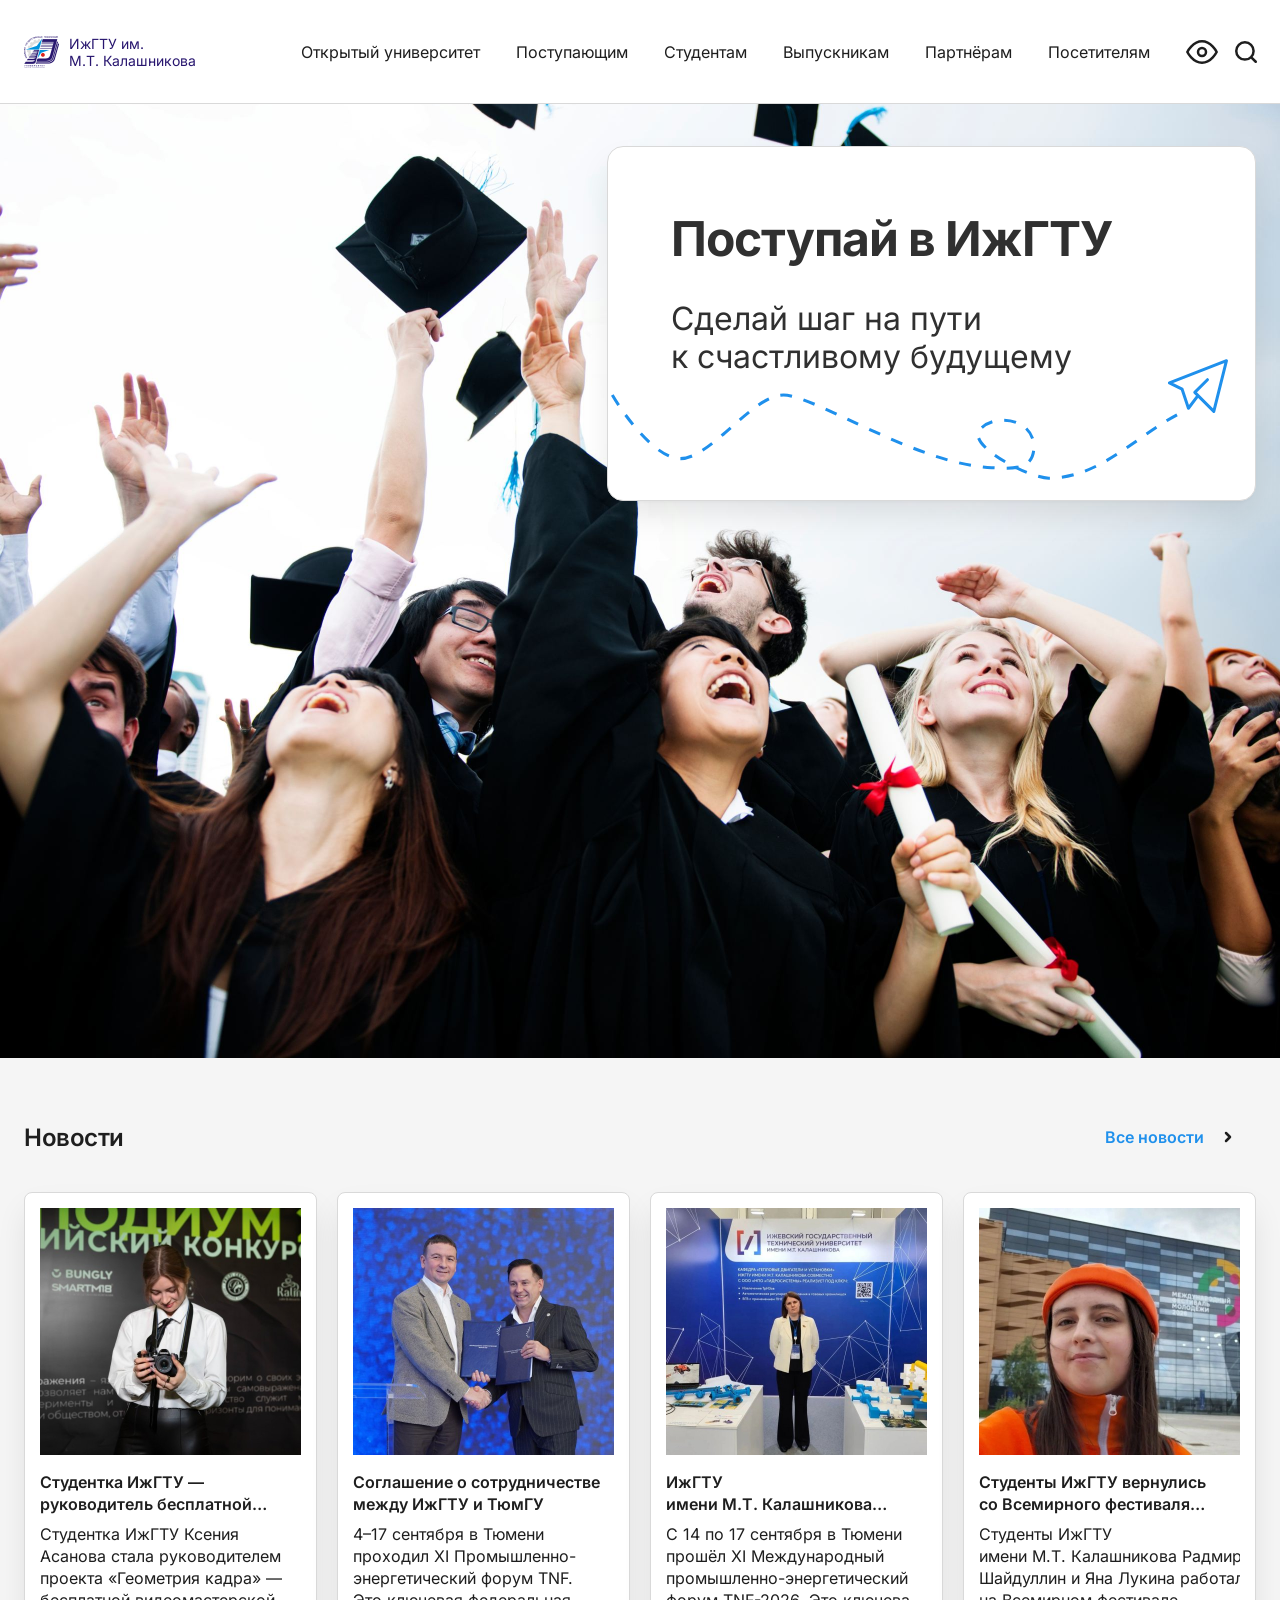
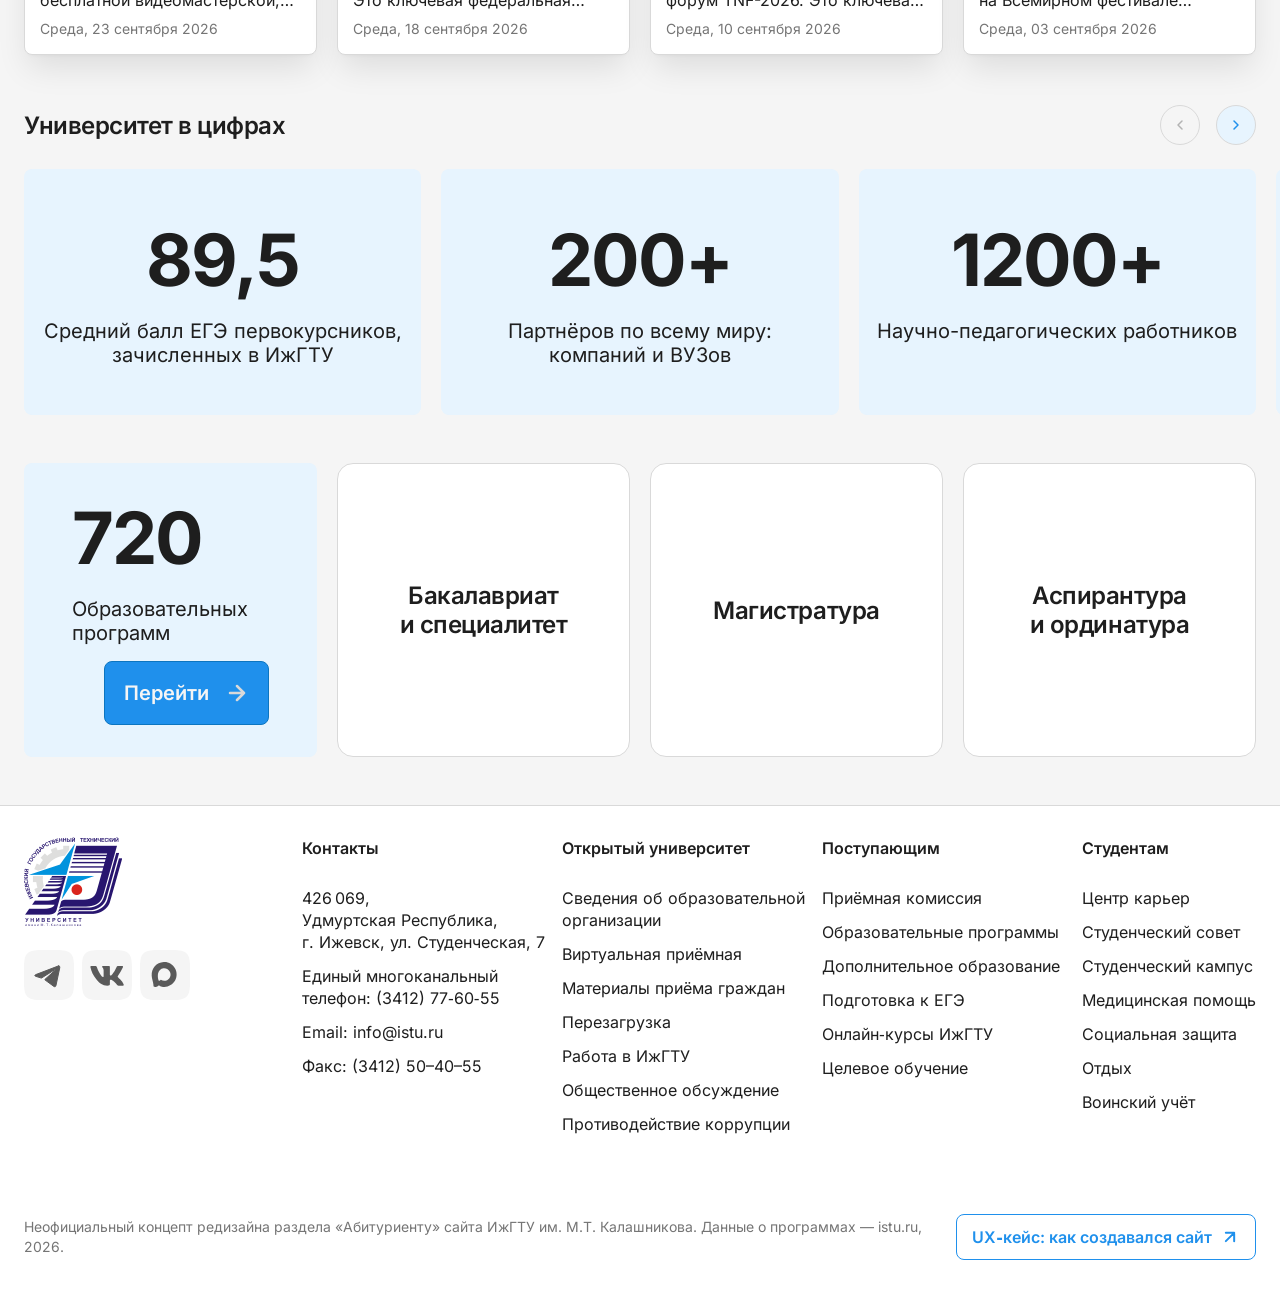
<file: index.html>
<!doctype html>
<html lang="ru">
<head>
  <!-- Yandex.Metrika counter -->
  <script type="text/javascript">
      (function(m,e,t,r,i,k,a){
          m[i]=m[i]||function(){(m[i].a=m[i].a||[]).push(arguments)};
          m[i].l=1*new Date();
          for (var j = 0; j < document.scripts.length; j++) {if (document.scripts[j].src === r) { return; }}
          k=e.createElement(t),a=e.getElementsByTagName(t)[0],k.async=1,k.src=r,a.parentNode.insertBefore(k,a)
      })(window, document,'script','https://mc.yandex.ru/metrika/tag.js?id=114082650', 'ym');
  
      ym(114082650, 'init', {ssr:true, webvisor:true, clickmap:true, ecommerce:"dataLayer", referrer: document.referrer, url: location.href, accurateTrackBounce:true, trackLinks:true});
  </script>
  <noscript><div><img src="https://mc.yandex.ru/watch/114082650" style="position:absolute; left:-9999px;" alt="" /></div></noscript>
  <!-- /Yandex.Metrika counter -->
  <meta charset="utf-8">
  <meta name="viewport" content="width=device-width, initial-scale=1">
  <title>ИжГТУ им. М.Т. Калашникова — неофициальный концепт</title>
  <meta name="description" content="Неофициальный концепт редизайна раздела «Абитуриенту» сайта ИжГТУ им. М.Т. Калашникова">
  <link rel="icon" href="assets/img/logo-header.png">
  <link rel="preload" href="assets/fonts/inter-cyrillic.woff2" as="font" type="font/woff2" crossorigin>
  <link rel="stylesheet" href="css/style.css?v=5">
  <link rel="stylesheet" href="css/mobile.css?v=5">
  <script src="js/icons.js?v=5"></script>
  <script src="js/common.js?v=5"></script>
  <script src="js/mobile.js?v=5"></script>
</head>
<body>
  <header id="header"></header>
  <script>Site.renderHeader();</script>

  <main>
    <section class="hero" aria-label="Поступай в ИжГТУ">
      <img class="hero__photo" src="assets/img/hero.jpg" width="1440" height="960" alt="Выпускники подбрасывают шапки">
      <div class="container">
        <a class="motivation" href="programs.html" aria-label="Поступай в ИжГТУ — подобрать образовательную программу">
          <span class="t-page">Поступай в&nbsp;ИжГТУ</span>
          <span class="t-subtitle">Сделай шаг&nbsp;на&nbsp;пути<br>к&nbsp;счастливому будущему</span>
          <span class="motivation__graphic" id="hero-graphic"></span>
        </a>
      </div>
    </section>

    <section class="news container" aria-labelledby="news-title">
      <div class="section-head">
        <h2 class="t-heading" id="news-title">Новости</h2>
        <a class="btn btn--subtle" href="stub.html">Все&nbsp;новости <span data-icon="chevronRight"></span></a>
      </div>
      <div class="news__grid">
        <a class="news-card" href="stub.html">
          <div class="news-card__img"><img src="assets/img/news1.jpg" width="283" height="247" alt="" loading="lazy"></div>
          <div class="news-card__body">
            <h3 class="news-card__title">Студентка ИжГТУ&nbsp;— руководитель бесплатной видеомастерской</h3>
            <p class="news-card__text">Студентка ИжГТУ&nbsp;Ксения Асанова&nbsp;стала руководителем проекта «Геометрия кадра»&nbsp;— бесплатной видеомастерской, где&nbsp;молодёжь республики 16–25&nbsp;лет&nbsp;за&nbsp;три&nbsp;дня снимет собственные фильмы и&nbsp;покажет их&nbsp;на&nbsp;большом экране. Приём заявок открыт&nbsp;до&nbsp;30&nbsp;сентября. Под&nbsp;руководством Ксении проект получил поддержку грантового конкурса «Росмолодёжь.Гранты»</p>
            <p class="news-card__date">Среда, 23&nbsp;сентября 2026</p>
          </div>
        </a>
        <a class="news-card" href="stub.html">
          <div class="news-card__img"><img src="assets/img/news2.jpg" width="283" height="247" alt="" loading="lazy"></div>
          <div class="news-card__body">
            <h3 class="news-card__title">Соглашение о&nbsp;сотрудничестве между&nbsp;ИжГТУ и&nbsp;ТюмГУ</h3>
            <p class="news-card__text">4–17&nbsp;сентября в&nbsp;Тюмени проходил XI&nbsp;Промышленно-энергетический форум TNF. Это&nbsp;ключевая федеральная площадка для&nbsp;диалога между&nbsp;государством, крупнейшими нефтегазовыми компаниями, поставщиками оборудования и&nbsp;технологий, разработчиками цифровых решений, научным сообществом и&nbsp;регуляторами. ИжГТУ имени&nbsp;М.Т.&nbsp;Калашникова на&nbsp;данном форуме представлял исполняющий обязанности ректора&nbsp;Михаил Олегович Писарев.</p>
            <p class="news-card__date">Среда, 18&nbsp;сентября 2026</p>
          </div>
        </a>
        <a class="news-card" href="stub.html">
          <div class="news-card__img"><img src="assets/img/news3.jpg" width="283" height="247" alt="" loading="lazy"></div>
          <div class="news-card__body">
            <h3 class="news-card__title">ИжГТУ имени&nbsp;М.Т.&nbsp;Калашникова на&nbsp;TNF EXPO&nbsp;— 2026</h3>
            <p class="news-card__text">С&nbsp;14&nbsp;по&nbsp;17&nbsp;сентября в&nbsp;Тюмени прошёл&nbsp;XI&nbsp;Международный промышленно-энергетический форум TNF-2026. Это&nbsp;ключевая отраслевая площадка нефтегазового комплекса России, которая в&nbsp;этом году получила официальный международный статус.</p>
            <p class="news-card__date">Среда, 10&nbsp;сентября 2026</p>
          </div>
        </a>
        <a class="news-card" href="stub.html">
          <div class="news-card__img"><img src="assets/img/news4.jpg" width="283" height="247" alt="" loading="lazy"></div>
          <div class="news-card__body">
            <h3 class="news-card__title">Студенты ИжГТУ вернулись со&nbsp;Всемирного фестиваля молодёжи</h3>
            <p class="news-card__text">Студенты ИжГТУ имени&nbsp;М.Т.&nbsp;Калашникова&nbsp;Радмир Шайдуллин&nbsp;и&nbsp;Яна&nbsp;Лукина&nbsp;работали на&nbsp;Всемирном фестивале молодёжи-2026. Фестиваль, прошедший с&nbsp;11&nbsp;по&nbsp;17&nbsp;сентября в&nbsp;Екатеринбурге, собрал молодёжь, экспертов и&nbsp;лидеров мнений из&nbsp;России и&nbsp;других стран.</p>
            <p class="news-card__date">Среда, 03&nbsp;сентября 2026</p>
          </div>
        </a>
      </div>
    </section>

    <section class="stats" aria-labelledby="stats-title">
      <div class="container section-head">
        <h2 class="t-heading" id="stats-title">Университет в&nbsp;цифрах</h2>
        <div class="carousel-arrows">
          <button class="carousel-arrow" type="button" data-carousel="prev" aria-label="Назад" disabled><span data-icon="chevronLeftThin"></span></button>
          <button class="carousel-arrow" type="button" data-carousel="next" aria-label="Вперёд"><span data-icon="chevronRightThin"></span></button>
        </div>
      </div>
      <div class="stats__viewport">
        <div class="container stats__frame">
          <div class="stats__track" id="stats-track">
            <div class="stat-card"><p class="t-hero">89,5</p><p class="stat-card__label">Средний балл ЕГЭ&nbsp;первокурсников, зачисленных в&nbsp;ИжГТУ</p></div>
            <div class="stat-card"><p class="t-hero">200+</p><p class="stat-card__label">Партнёров по&nbsp;всему миру:<br>компаний и&nbsp;ВУЗов</p></div>
            <div class="stat-card"><p class="t-hero">1200+</p><p class="stat-card__label">Научно-педагогических работников</p></div>
            <div class="stat-card"><p class="t-hero">250+</p><p class="stat-card__label">Научных мероприятий в год</p></div>
          </div>
        </div>
      </div>
    </section>

    <section class="container programs-tiles" aria-label="Образовательные программы">
      <div class="tile tile--count">
        <p class="t-hero">720</p>
        <p class="tile--count__label">Образовательных<br>программ</p>
        <a class="btn btn--primary btn--lg" href="programs.html">Перейти <span data-icon="arrowRight" class="icon-arrow"></span></a>
      </div>
      <a class="tile" href="programs.html?level=bachelor">Бакалавриат<br>и&nbsp;специалитет</a>
      <a class="tile" href="programs.html?level=master">Магистратура</a>
      <a class="tile" href="programs.html?level=postgrad">Аспирантура<br>и&nbsp;ординатура</a>
    </section>
  </main>

  <footer id="footer"></footer>
  <script>Site.renderFooter();</script>
  <script src="js/home.js?v=5"></script>
</body>
</html>
</file>
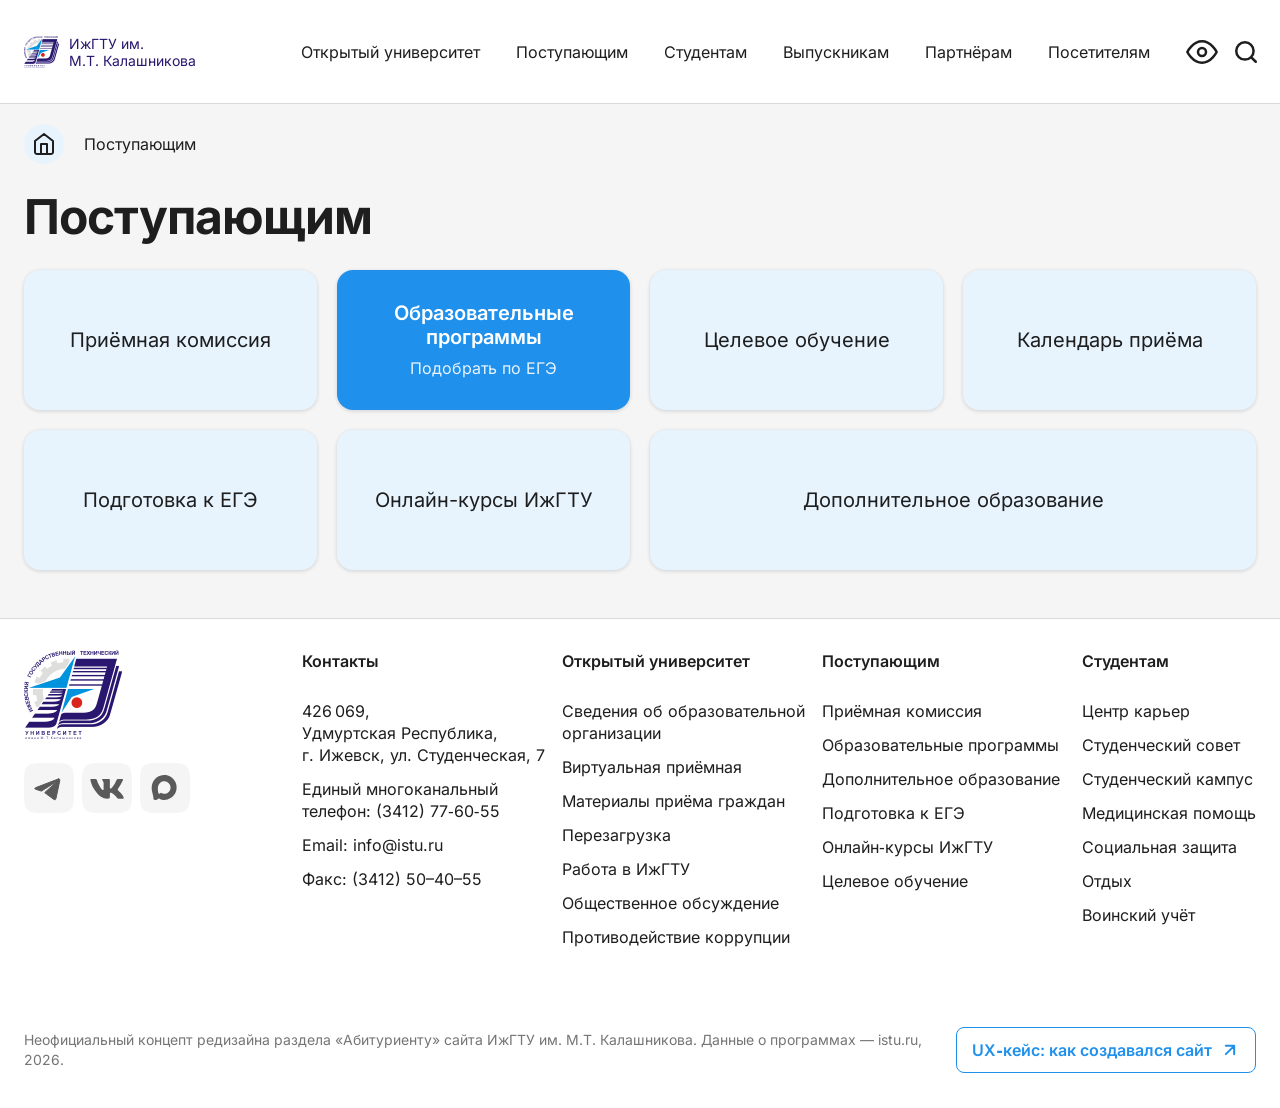
<file: applicants.html>
<!doctype html>
<html lang="ru">
<head>
  <!-- Yandex.Metrika counter -->
  <script type="text/javascript">
      (function(m,e,t,r,i,k,a){
          m[i]=m[i]||function(){(m[i].a=m[i].a||[]).push(arguments)};
          m[i].l=1*new Date();
          for (var j = 0; j < document.scripts.length; j++) {if (document.scripts[j].src === r) { return; }}
          k=e.createElement(t),a=e.getElementsByTagName(t)[0],k.async=1,k.src=r,a.parentNode.insertBefore(k,a)
      })(window, document,'script','https://mc.yandex.ru/metrika/tag.js?id=114082650', 'ym');
  
      ym(114082650, 'init', {ssr:true, webvisor:true, clickmap:true, ecommerce:"dataLayer", referrer: document.referrer, url: location.href, accurateTrackBounce:true, trackLinks:true});
  </script>
  <noscript><div><img src="https://mc.yandex.ru/watch/114082650" style="position:absolute; left:-9999px;" alt="" /></div></noscript>
  <!-- /Yandex.Metrika counter -->
  <meta charset="utf-8">
  <meta name="viewport" content="width=device-width, initial-scale=1">
  <title>Поступающим — ИжГТУ, неофициальный концепт</title>
  <meta name="description" content="Раздел «Поступающим»: приёмная комиссия, подбор образовательной программы, подготовка к ЕГЭ. Неофициальный концепт редизайна сайта ИжГТУ">
  <link rel="icon" href="assets/img/logo-header.png">
  <link rel="preload" href="assets/fonts/inter-cyrillic.woff2" as="font" type="font/woff2" crossorigin>
  <link rel="stylesheet" href="css/style.css?v=5">
  <link rel="stylesheet" href="css/mobile.css?v=5">
  <link rel="stylesheet" href="css/applicants.css?v=5">
  <script src="js/icons.js?v=5"></script>
  <script src="js/common.js?v=5"></script>
  <script src="js/mobile.js?v=5"></script>
</head>
<body>
  <header id="header"></header>
  <script>Site.renderHeader();</script>

  <main class="container hub">
    <nav class="crumbs" aria-label="Хлебные крошки">
      <a class="crumbs__home" href="index.html" aria-label="Главная"><span data-icon="home"></span></a>
      <span class="crumbs__current" aria-current="page">Поступающим</span>
    </nav>
    <h1 class="t-page">Поступающим</h1>
    <ul class="hub__grid">
      <li><a class="hub-tile" href="stub.html">Приёмная комиссия</a></li>
      <li><a class="hub-tile hub-tile--accent" href="programs.html">Образовательные программы<span class="hub-tile__hint">Подобрать по&nbsp;ЕГЭ</span></a></li>
      <li><a class="hub-tile" href="stub.html">Целевое обучение</a></li>
      <li><a class="hub-tile" href="stub.html">Календарь приёма</a></li>
      <li><a class="hub-tile" href="stub.html">Подготовка к&nbsp;ЕГЭ</a></li>
      <li><a class="hub-tile" href="stub.html">Онлайн-курсы ИжГТУ</a></li>
      <li class="hub__wide"><a class="hub-tile" href="stub.html">Дополнительное образование</a></li>
    </ul>
  </main>

  <footer id="footer"></footer>
  <script>Site.renderFooter();</script>
</body>
</html>
</file>
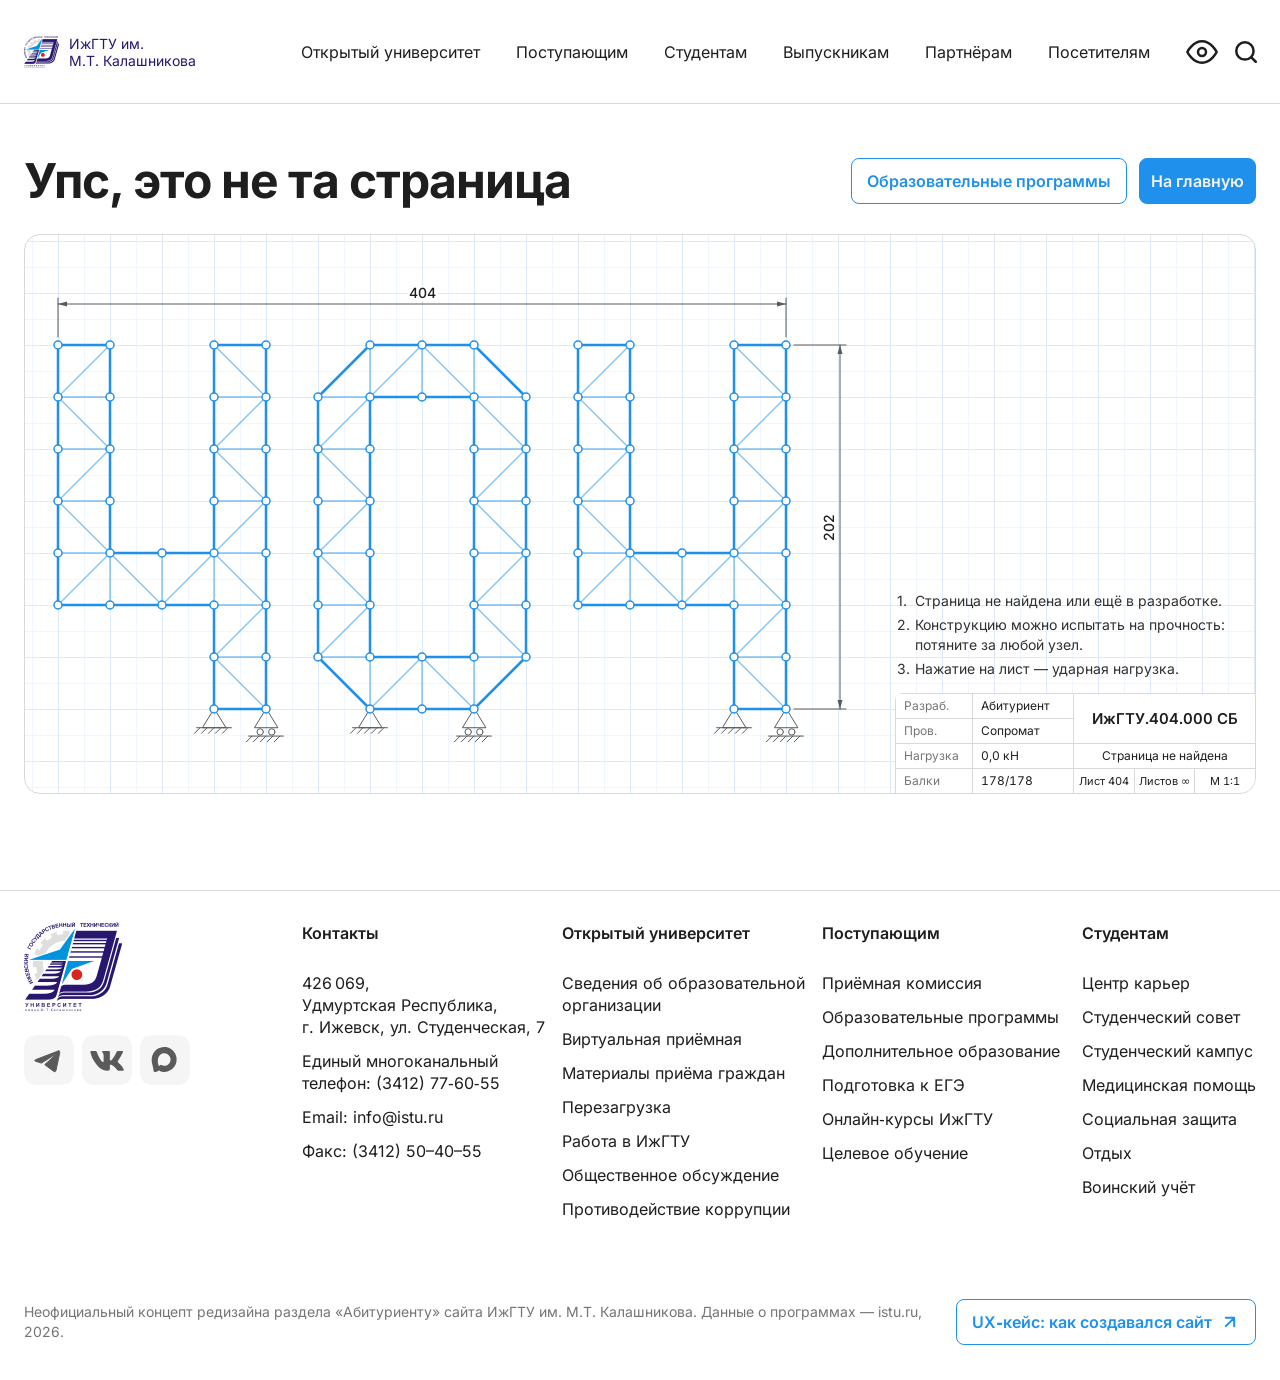
<file: program.html>
<!doctype html>
<html lang="ru">
<head>
  <!-- Yandex.Metrika counter -->
  <script type="text/javascript">
      (function(m,e,t,r,i,k,a){
          m[i]=m[i]||function(){(m[i].a=m[i].a||[]).push(arguments)};
          m[i].l=1*new Date();
          for (var j = 0; j < document.scripts.length; j++) {if (document.scripts[j].src === r) { return; }}
          k=e.createElement(t),a=e.getElementsByTagName(t)[0],k.async=1,k.src=r,a.parentNode.insertBefore(k,a)
      })(window, document,'script','https://mc.yandex.ru/metrika/tag.js?id=114082650', 'ym');
  
      ym(114082650, 'init', {ssr:true, webvisor:true, clickmap:true, ecommerce:"dataLayer", referrer: document.referrer, url: location.href, accurateTrackBounce:true, trackLinks:true});
  </script>
  <noscript><div><img src="https://mc.yandex.ru/watch/114082650" style="position:absolute; left:-9999px;" alt="" /></div></noscript>
  <!-- /Yandex.Metrika counter -->
  <meta charset="utf-8">
  <meta name="viewport" content="width=device-width, initial-scale=1">
  <title>Образовательная программа — ИжГТУ, неофициальный концепт</title>
  <link rel="icon" href="assets/img/logo-header.png">
  <link rel="preload" href="assets/fonts/inter-cyrillic.woff2" as="font" type="font/woff2" crossorigin>
  <link rel="stylesheet" href="css/style.css?v=5">
  <link rel="stylesheet" href="css/mobile.css?v=5">
  <script src="js/icons.js?v=5"></script>
  <script src="js/common.js?v=5"></script>
  <script src="js/mobile.js?v=5"></script>
  <script src="js/data.js?v=5"></script>
</head>
<body>
  <header id="header"></header>
  <script>Site.renderHeader();</script>

  <main class="container program" id="program"></main>

  <footer id="footer"></footer>
  <script>Site.renderFooter();</script>
  <script src="js/program.js?v=5"></script>
</body>
</html>
</file>
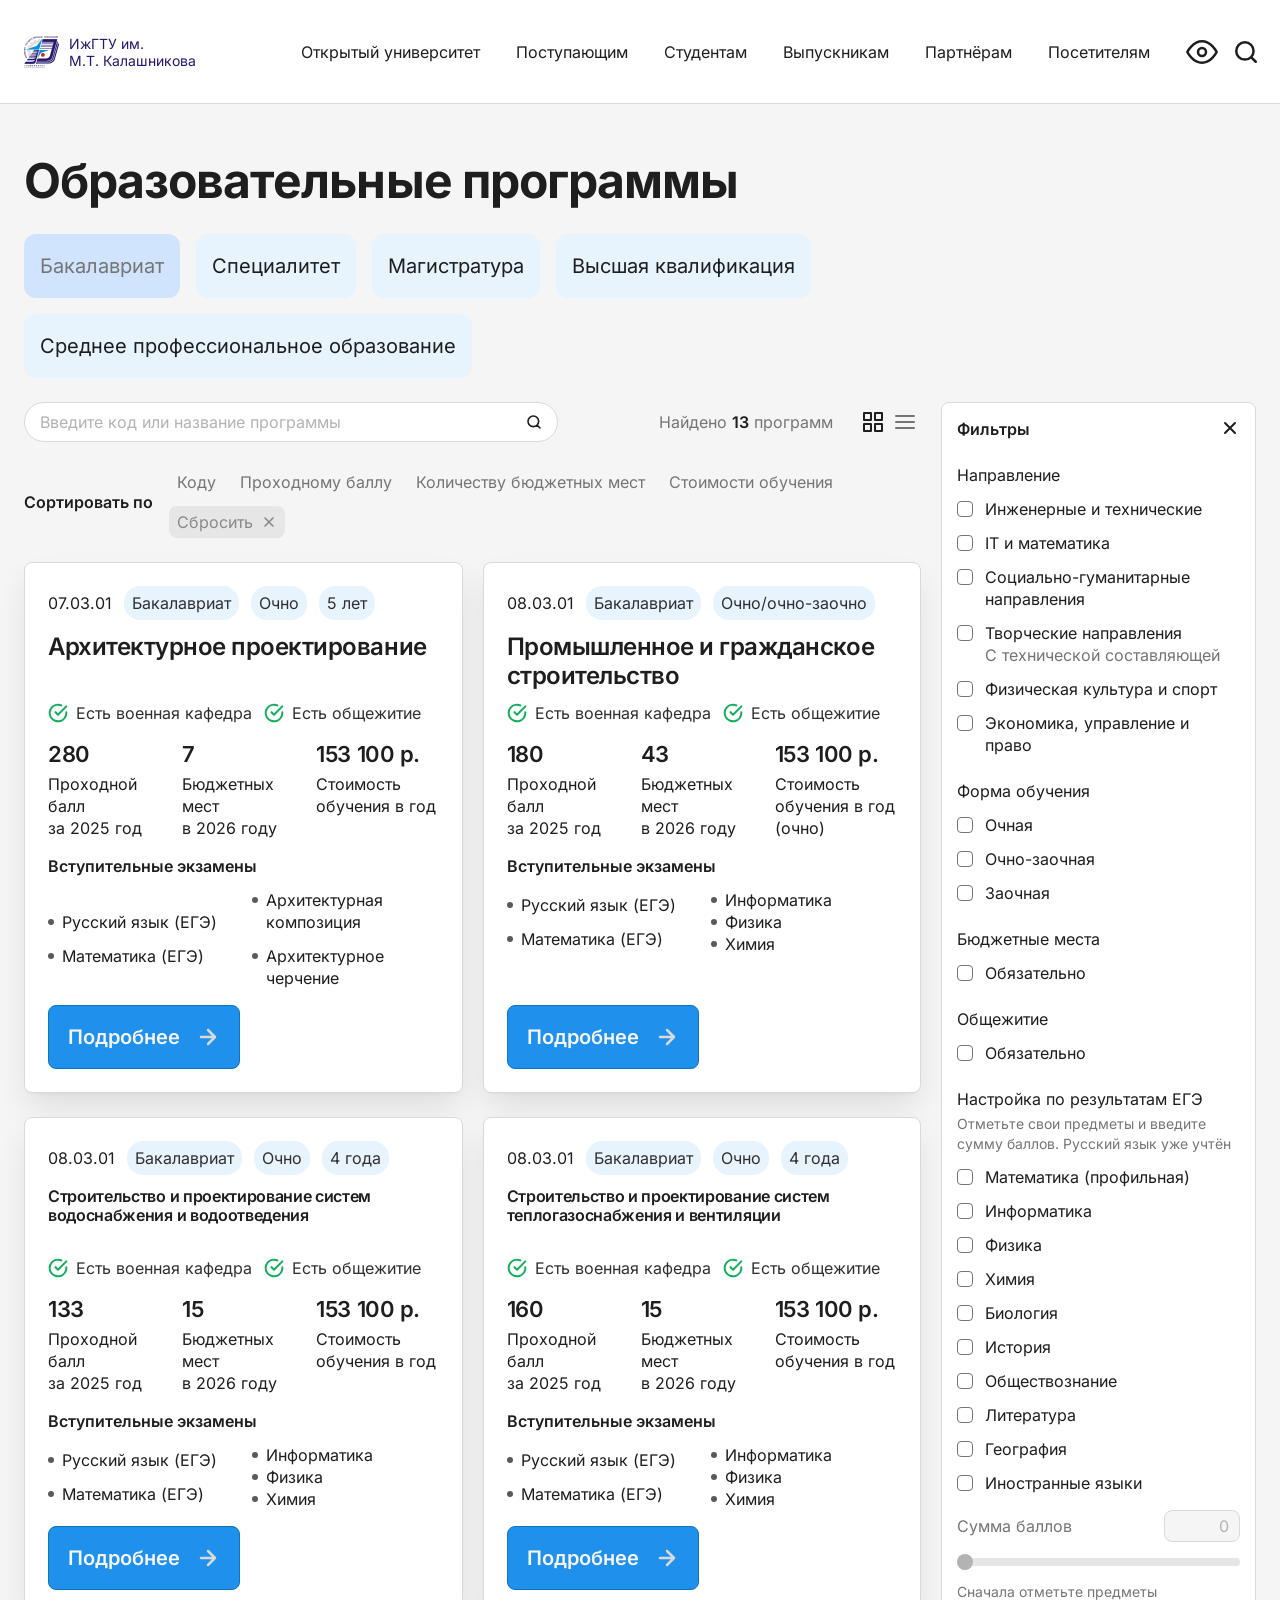
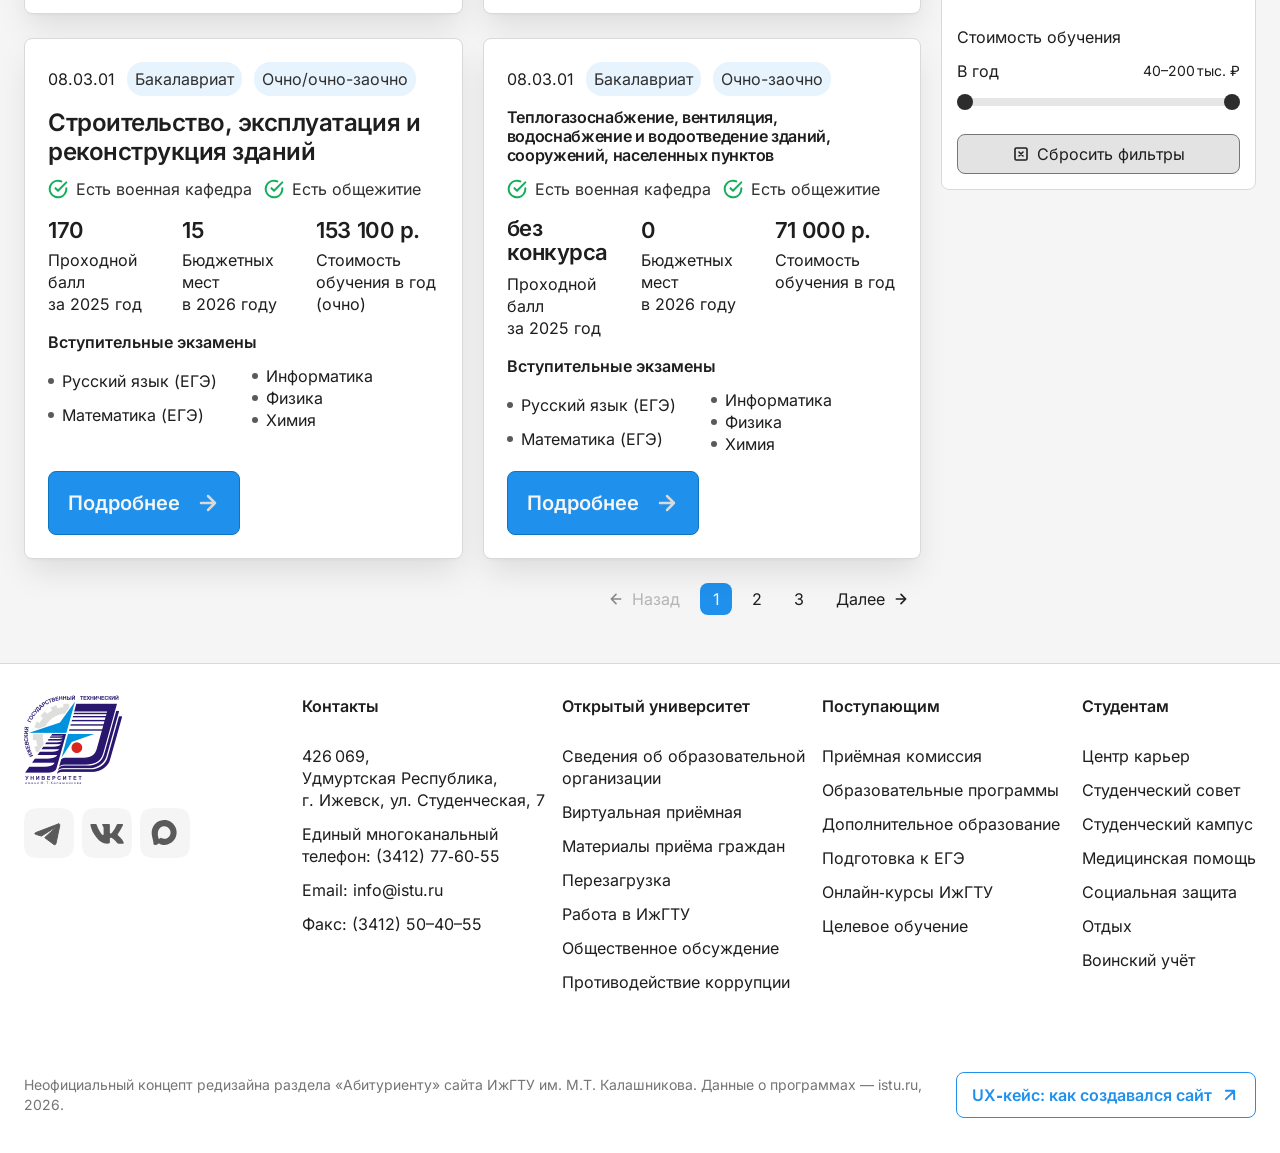
<file: programs.html>
<!doctype html>
<html lang="ru">
<head>
  <!-- Yandex.Metrika counter -->
  <script type="text/javascript">
      (function(m,e,t,r,i,k,a){
          m[i]=m[i]||function(){(m[i].a=m[i].a||[]).push(arguments)};
          m[i].l=1*new Date();
          for (var j = 0; j < document.scripts.length; j++) {if (document.scripts[j].src === r) { return; }}
          k=e.createElement(t),a=e.getElementsByTagName(t)[0],k.async=1,k.src=r,a.parentNode.insertBefore(k,a)
      })(window, document,'script','https://mc.yandex.ru/metrika/tag.js?id=114082650', 'ym');
  
      ym(114082650, 'init', {ssr:true, webvisor:true, clickmap:true, ecommerce:"dataLayer", referrer: document.referrer, url: location.href, accurateTrackBounce:true, trackLinks:true});
  </script>
  <noscript><div><img src="https://mc.yandex.ru/watch/114082650" style="position:absolute; left:-9999px;" alt="" /></div></noscript>
  <!-- /Yandex.Metrika counter -->
  <meta charset="utf-8">
  <meta name="viewport" content="width=device-width, initial-scale=1">
  <title>Образовательные программы — ИжГТУ, неофициальный концепт</title>
  <link rel="icon" href="assets/img/logo-header.png">
  <link rel="preload" href="assets/fonts/inter-cyrillic.woff2" as="font" type="font/woff2" crossorigin>
  <link rel="stylesheet" href="css/style.css?v=5">
  <link rel="stylesheet" href="css/mobile.css?v=5">
  <script src="js/icons.js?v=5"></script>
  <script src="js/common.js?v=5"></script>
  <script src="js/mobile.js?v=5"></script>
  <script src="js/data.js?v=5"></script>
</head>
<body>
  <header id="header"></header>
  <script>Site.renderHeader();</script>

  <main class="container">
    <div class="page-head">
      <h1 class="t-page">Образовательные программы</h1>
      <div class="level-tabs" id="level-tabs" aria-label="Уровень образования"></div>
    </div>

    <div class="catalog">
      <div class="catalog__main">
        <div class="toolbar">
          <label class="search" id="search">
            <span class="visually-hidden">Поиск по коду или названию программы</span>
            <input type="search" id="q" placeholder="Введите код или название программы" autocomplete="off" spellcheck="false">
            <button class="search__clear" type="button" id="q-clear" aria-label="Очистить поиск"><span data-icon="x"></span></button>
            <span data-icon="search" class="search__icon"></span>
          </label>
          <div class="toolbar__right">
            <p class="found" id="found" aria-live="polite"></p>
            <div class="view-switch" role="group" aria-label="Вид списка">
              <button class="view-btn" type="button" data-view="grid" aria-label="Плиткой" title="Плиткой"><span data-icon="grid"></span></button>
              <button class="view-btn" type="button" data-view="list" aria-label="Списком" title="Списком"><span data-icon="list"></span></button>
            </div>
          </div>
        </div>

        <div class="sortbar">
          <span class="sortbar__label">Сортировать по</span>
          <div class="sortbar__group" role="group" aria-label="Сортировка">
            <button class="toggle" type="button" data-sort="code" data-title="По коду направления"><span data-icon="sort"></span>Коду<span class="visually-hidden"> направления</span></button>
            <button class="toggle" type="button" data-sort="pass"><span data-icon="sort"></span>Проходному баллу</button>
            <button class="toggle" type="button" data-sort="budget"><span data-icon="sort"></span>Количеству бюджетных мест</button>
            <button class="toggle" type="button" data-sort="price"><span data-icon="sort"></span>Стоимости обучения</button>
            <button class="tag" type="button" id="reset-sort" title="Сбросить сортировку: список по коду направления">Сбросить <span data-icon="x"></span></button>
          </div>
        </div>

        <div class="chips" id="chips" hidden></div>

        <div class="results" id="results" aria-live="polite"></div>
        <nav class="pagination" id="pagination" aria-label="Страницы"></nav>
      </div>

      <aside class="filters-wrap" aria-label="Фильтры">
        <button class="filters-collapsed" type="button" id="filters-open" hidden>
          <span>Фильтры <span class="count" id="filters-count"></span></span><span data-icon="chevronRight"></span>
        </button>
        <form class="filters" id="filters" autocomplete="off" onsubmit="return false">
          <div class="filters__head">
            <h2 class="filters__title">Фильтры</h2>
            <button class="filters__close" type="button" id="filters-close" aria-label="Скрыть фильтры" title="Скрыть фильтры"><span data-icon="close"></span></button>
          </div>

          <div class="fsec" role="group" aria-labelledby="f-cat">
            <p class="fsec__title" id="f-cat">Направление</p>
            <div class="fsec__group">
              <label class="check"><input type="checkbox" name="cat" value="eng"><span class="check__box"><span data-icon="check"></span></span><span class="check__text">Инженерные и технические</span></label>
              <label class="check"><input type="checkbox" name="cat" value="it"><span class="check__box"><span data-icon="check"></span></span><span class="check__text">IT и математика</span></label>
              <label class="check"><input type="checkbox" name="cat" value="hum"><span class="check__box"><span data-icon="check"></span></span><span class="check__text">Социально-гуманитарные направления</span></label>
              <label class="check"><input type="checkbox" name="cat" value="art"><span class="check__box"><span data-icon="check"></span></span><span class="check__text">Творческие направления<span class="check__desc">С технической составляющей</span></span></label>
              <label class="check"><input type="checkbox" name="cat" value="sport"><span class="check__box"><span data-icon="check"></span></span><span class="check__text">Физическая культура и спорт</span></label>
              <label class="check"><input type="checkbox" name="cat" value="econ"><span class="check__box"><span data-icon="check"></span></span><span class="check__text">Экономика, управление и право</span></label>
            </div>
          </div>

          <div class="fsec" role="group" aria-labelledby="f-form">
            <p class="fsec__title" id="f-form">Форма обучения</p>
            <div class="fsec__group">
              <label class="check"><input type="checkbox" name="form" value="och"><span class="check__box"><span data-icon="check"></span></span><span class="check__text">Очная</span></label>
              <label class="check"><input type="checkbox" name="form" value="ochzaoch"><span class="check__box"><span data-icon="check"></span></span><span class="check__text">Очно-заочная</span></label>
              <label class="check"><input type="checkbox" name="form" value="zaoch"><span class="check__box"><span data-icon="check"></span></span><span class="check__text">Заочная</span></label>
            </div>
          </div>

          <div class="fsec" role="group" aria-labelledby="f-budget">
            <p class="fsec__title" id="f-budget">Бюджетные места</p>
            <label class="check"><input type="checkbox" name="budget" value="1"><span class="check__box"><span data-icon="check"></span></span><span class="check__text">Обязательно</span></label>
          </div>

          <div class="fsec" role="group" aria-labelledby="f-dorm">
            <p class="fsec__title" id="f-dorm">Общежитие</p>
            <label class="check"><input type="checkbox" name="dorm" value="1"><span class="check__box"><span data-icon="check"></span></span><span class="check__text">Обязательно</span></label>
          </div>

          <div class="fsec" role="group" aria-labelledby="f-ege" id="sec-ege">
            <div class="fsec__head">
              <p class="fsec__title" id="f-ege">Настройка по результатам ЕГЭ</p>
              <p class="fsec__desc" id="f-ege-desc">Отметьте свои предметы и&nbsp;введите сумму баллов. Русский язык уже учтён</p>
            </div>
            <div class="fsec__group" role="group" aria-label="Предметы ЕГЭ" aria-describedby="f-ege-desc">
              <label class="check"><input type="checkbox" name="subj" value="Математика"><span class="check__box"><span data-icon="check"></span></span><span class="check__text">Математика (профильная)</span></label>
              <label class="check"><input type="checkbox" name="subj" value="Информатика"><span class="check__box"><span data-icon="check"></span></span><span class="check__text">Информатика</span></label>
              <label class="check"><input type="checkbox" name="subj" value="Физика"><span class="check__box"><span data-icon="check"></span></span><span class="check__text">Физика</span></label>
              <label class="check"><input type="checkbox" name="subj" value="Химия"><span class="check__box"><span data-icon="check"></span></span><span class="check__text">Химия</span></label>
              <label class="check"><input type="checkbox" name="subj" value="Биология"><span class="check__box"><span data-icon="check"></span></span><span class="check__text">Биология</span></label>
              <label class="check"><input type="checkbox" name="subj" value="История"><span class="check__box"><span data-icon="check"></span></span><span class="check__text">История</span></label>
              <label class="check"><input type="checkbox" name="subj" value="Обществознание"><span class="check__box"><span data-icon="check"></span></span><span class="check__text">Обществознание</span></label>
              <label class="check"><input type="checkbox" name="subj" value="Литература"><span class="check__box"><span data-icon="check"></span></span><span class="check__text">Литература</span></label>
              <label class="check"><input type="checkbox" name="subj" value="География"><span class="check__box"><span data-icon="check"></span></span><span class="check__text">География</span></label>
              <label class="check"><input type="checkbox" name="subj" value="Иностранный язык"><span class="check__box"><span data-icon="check"></span></span><span class="check__text">Иностранные языки</span></label>
            </div>
            <div class="slider-field ege-score" id="score-field">
              <div class="slider-field__label">
                <label for="score">Сумма баллов</label>
                <input class="score-input" type="number" id="score" inputmode="numeric" min="0" max="400" step="1" placeholder="0" aria-describedby="score-hint">
              </div>
              <div class="range"><span class="range__track"></span><input type="range" id="score-range" min="0" max="310" step="1" value="0" aria-label="Сумма баллов, ползунок" aria-describedby="score-hint"></div>
              <p class="slider-field__hint" id="score-hint">Сравним с проходным баллом 2025 года</p>
            </div>
          </div>

          <div class="fsec" role="group" aria-labelledby="f-price">
            <p class="fsec__title" id="f-price">Стоимость обучения</p>
            <div class="slider-field">
              <div class="slider-field__label">
                <span>В год</span>
                <span class="slider-field__out"><span id="price-out">40–200</span><span>тыс.&nbsp;₽</span></span>
              </div>
              <div class="range">
                <span class="range__track"></span>
                <input type="range" id="price-min" min="40" max="200" step="5" value="40" aria-label="Стоимость от, тыс. ₽">
                <input type="range" id="price-max" min="40" max="200" step="5" value="200" aria-label="Стоимость до, тыс. ₽">
              </div>
            </div>
          </div>

          <div class="filters__buttons">
            <button class="btn btn--neutral btn--block" type="button" id="reset-filters"><span data-icon="xSquare"></span>Сбросить фильтры</button>
          </div>
        </form>
      </aside>
    </div>
  </main>

  <footer id="footer"></footer>
  <script>Site.renderFooter();</script>
  <script src="js/catalog.js?v=5"></script>
</body>
</html>
</file>
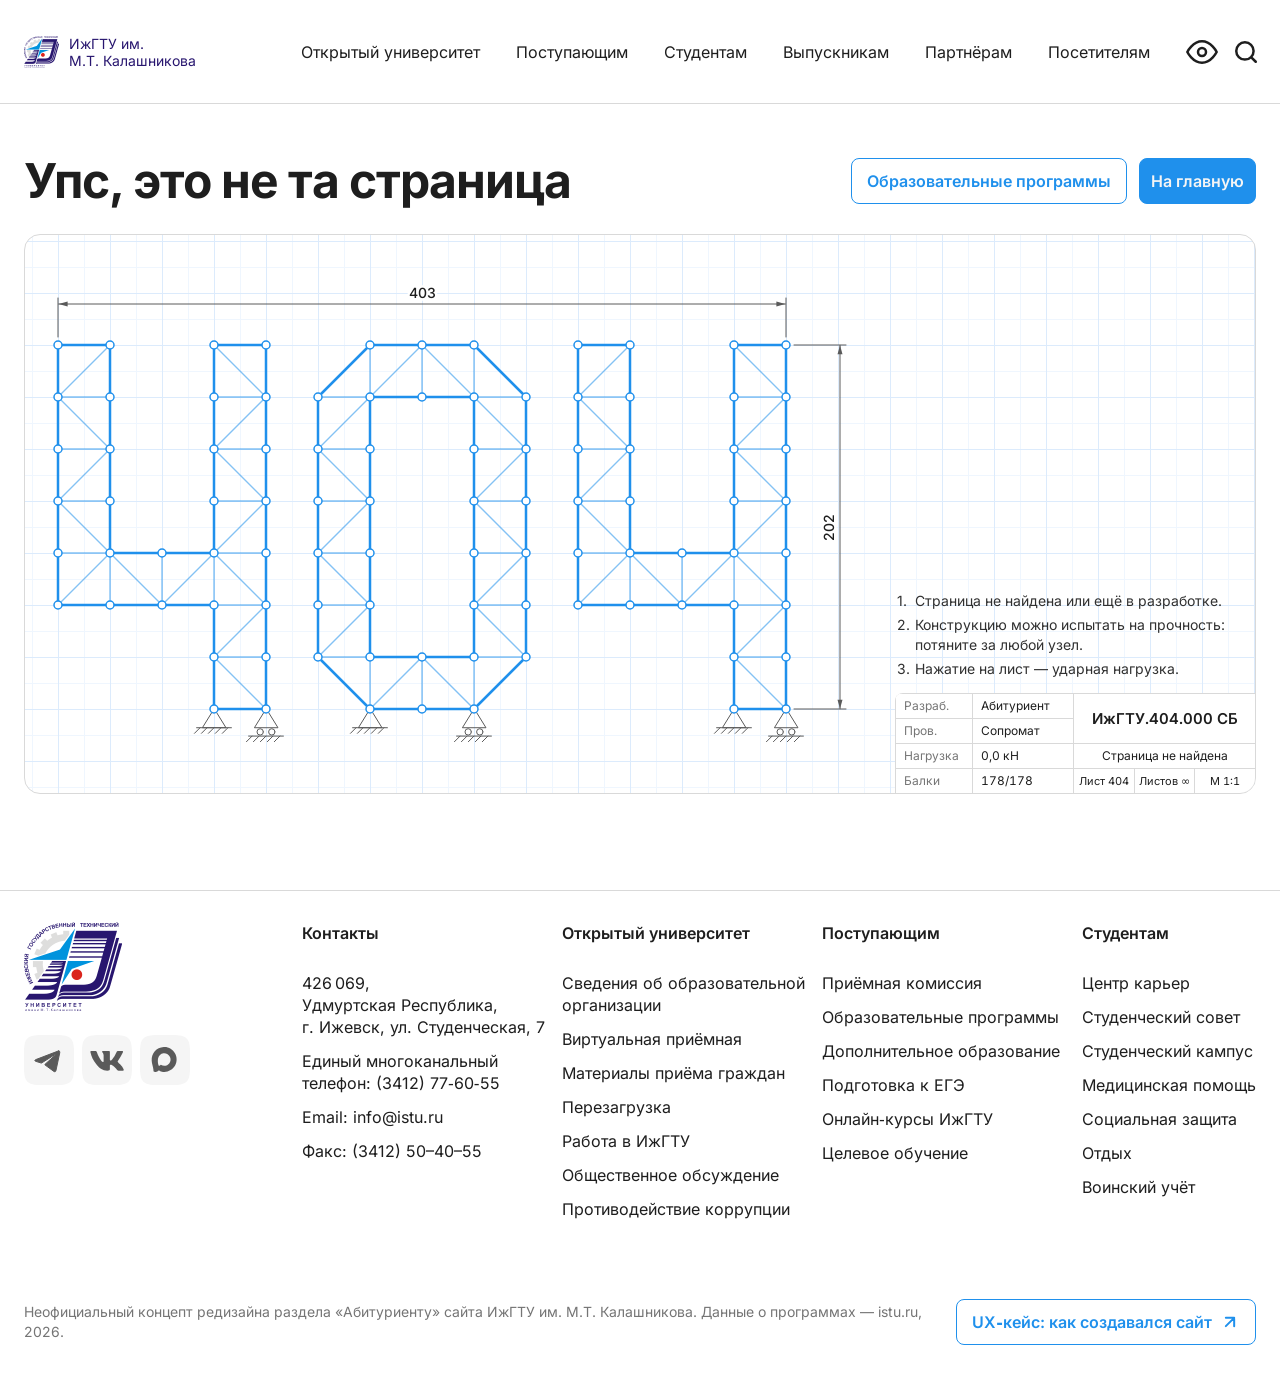
<file: stub.html>
<!doctype html>
<html lang="ru">
<head>
  <!-- Yandex.Metrika counter -->
  <script type="text/javascript">
      (function(m,e,t,r,i,k,a){
          m[i]=m[i]||function(){(m[i].a=m[i].a||[]).push(arguments)};
          m[i].l=1*new Date();
          for (var j = 0; j < document.scripts.length; j++) {if (document.scripts[j].src === r) { return; }}
          k=e.createElement(t),a=e.getElementsByTagName(t)[0],k.async=1,k.src=r,a.parentNode.insertBefore(k,a)
      })(window, document,'script','https://mc.yandex.ru/metrika/tag.js?id=114082650', 'ym');
  
      ym(114082650, 'init', {ssr:true, webvisor:true, clickmap:true, ecommerce:"dataLayer", referrer: document.referrer, url: location.href, accurateTrackBounce:true, trackLinks:true});
  </script>
  <noscript><div><img src="https://mc.yandex.ru/watch/114082650" style="position:absolute; left:-9999px;" alt="" /></div></noscript>
  <!-- /Yandex.Metrika counter -->
  <meta charset="utf-8">
  <meta name="viewport" content="width=device-width, initial-scale=1">
  <title>Упс, это не та страница — ИжГТУ, неофициальный концепт</title>
  <link rel="icon" href="assets/img/logo-header.png">
  <link rel="preload" href="assets/fonts/inter-cyrillic.woff2" as="font" type="font/woff2" crossorigin>
  <link rel="stylesheet" href="css/style.css?v=5">
  <link rel="stylesheet" href="css/mobile.css?v=5">
  <script src="js/icons.js?v=5"></script>
  <script src="js/common.js?v=5"></script>
  <script src="js/mobile.js?v=5"></script>
</head>
<body class="page-white">
  <header id="header"></header>
  <script>Site.renderHeader();</script>

  <main class="container stub">
    <div class="stub__head">
      <h1 class="t-page">Упс, это не та страница</h1>
      <div class="stub__actions">
        <a class="btn btn--outline" href="programs.html">Образовательные программы</a>
        <a class="btn btn--primary btn--md" href="index.html">На&nbsp;главную</a>
      </div>
    </div>

    <!-- Лист чертежа: ферму «404» рисует js/stub.js, узлы можно тянуть -->
    <div class="stub__sheet" id="stub-sheet">
      <canvas class="stub__canvas" aria-hidden="true"></canvas>
      <div class="stub__legend">
        <ol class="stub__notes">
          <li>Страница не&nbsp;найдена или&nbsp;ещё в&nbsp;разработке.</li>
          <li>Конструкцию можно испытать на&nbsp;прочность: потяните за&nbsp;любой узел.</li>
          <li>Нажатие на&nbsp;лист&nbsp;— ударная нагрузка.</li>
        </ol>
        <div class="stub__stamp" aria-hidden="true">
          <span class="stub__key">Разраб.</span><span>Абитуриент</span>
          <b class="stub__code">ИжГТУ.404.000&nbsp;СБ</b>
          <span class="stub__key">Пров.</span><span>Сопромат</span>
          <span class="stub__key">Нагрузка</span><span id="stub-force">0,0&nbsp;кН</span>
          <span class="stub__name">Страница не&nbsp;найдена</span>
          <span class="stub__key">Балки</span><span id="stub-beams">—</span>
          <span class="stub__mini"><span>Лист 404</span><span>Листов ∞</span><span>М&nbsp;1:1</span></span>
        </div>
      </div>
    </div>
  </main>

  <footer id="footer"></footer>
  <script>Site.renderFooter();</script>
  <script src="js/stub.js?v=5"></script>
</body>
</html>
</file>
<file: css/style.css>
/* ==========================================================================
   ИжГТУ — концепт раздела «Абитуриенту». Стили по макету Figma (Page 1).
   Сетка: макет 1440, контент 1320, поля 60.
   ========================================================================== */

/* ---------- Шрифт Inter (локально, с кириллицей) ---------- */
@font-face {
  font-family: 'Inter';
  font-style: normal;
  font-display: swap;
  font-weight: 100 900;
  src: url('../assets/fonts/inter-cyrillic-ext.woff2') format('woff2');
  unicode-range: U+0460-052F, U+1C80-1C8A, U+20B4, U+2DE0-2DFF, U+A640-A69F, U+FE2E-FE2F;
}
@font-face {
  font-family: 'Inter';
  font-style: normal;
  font-display: swap;
  font-weight: 100 900;
  src: url('../assets/fonts/inter-cyrillic.woff2') format('woff2');
  unicode-range: U+0301, U+0400-045F, U+0490-0491, U+04B0-04B1, U+2116;
}
@font-face {
  font-family: 'Inter';
  font-style: normal;
  font-display: swap;
  font-weight: 100 900;
  src: url('../assets/fonts/inter-latin-ext.woff2') format('woff2');
  unicode-range: U+0100-02BA, U+02BD-02C5, U+02C7-02CC, U+02CE-02D7, U+02DD-02FF, U+0304, U+0308, U+0329, U+1D00-1DBF, U+1E00-1E9F, U+1EF2-1EFF, U+2020, U+20A0-20AB, U+20AD-20C0, U+2113, U+2C60-2C7F, U+A720-A7FF;
}
@font-face {
  font-family: 'Inter';
  font-style: normal;
  font-display: swap;
  font-weight: 100 900;
  src: url('../assets/fonts/inter-latin.woff2') format('woff2');
  unicode-range: U+0000-00FF, U+0131, U+0152-0153, U+02BB-02BC, U+02C6, U+02DA, U+02DC, U+0304, U+0308, U+0329, U+2000-206F, U+20AC, U+2122, U+2191, U+2193, U+2212, U+2215, U+FEFF, U+FFFD;
}

/* ---------- Токены из макета ---------- */
:root {
  --bg: #f5f5f5;
  --surface: #ffffff;
  --border: #d9d9d9;
  --text: #1e1e1e;
  --text-2: #303030;
  --text-3: #5a5a5a;
  --muted: #757575;
  --placeholder: #b3b3b3;
  --brand: #1f90ec;
  --brand-dark: #0c75c0;
  --brand-darker: #0a63a3;
  --brand-50: #e7f4fe;
  --brand-100: #d0e5fd;
  --brand-bubble: #d0ecfd;
  --brand-200: #add9fc;
  --logo: #28166f;
  --positive: #14ae5c;
  --dark: #2c2c2c;
  --track: #e6e6e6;
  --neutral: #e3e3e3;
  --neutral-border: #767676;
  --tag: #d9d9d9;

  --shadow-400: 0 4px 4px -4px rgba(12, 12, 13, .05), 0 16px 32px -4px rgba(12, 12, 13, .10);
  --shadow-400-hover: 0 4px 6px -4px rgba(12, 12, 13, .08), 0 20px 40px -6px rgba(12, 12, 13, .16);
  --shadow-200: 0 1px 4px rgba(12, 12, 13, .05), 0 1px 4px rgba(12, 12, 13, .10);
  --focus: 0 0 0 3px rgba(31, 144, 236, .35);

  --content: 1320px;
  --aside: 315px;
  --gap: 20px;
}

/* ---------- База ---------- */
*, *::before, *::after { box-sizing: border-box; }
html { -webkit-text-size-adjust: 100%; text-size-adjust: 100%; scroll-behavior: smooth; }
body {
  margin: 0;
  min-width: 1000px;
  font-family: 'Inter', system-ui, -apple-system, 'Segoe UI', Roboto, Arial, sans-serif;
  font-size: 16px;
  line-height: 1.4;
  color: var(--text);
  background: var(--bg);
  -webkit-font-smoothing: antialiased;
  -moz-osx-font-smoothing: grayscale;
  font-optical-sizing: none;
}
body.page-white { background: var(--surface); }
img, svg { display: block; }
a { color: inherit; text-decoration: none; }
button { font: inherit; color: inherit; background: none; border: 0; padding: 0; margin: 0; cursor: pointer; }
input { font: inherit; color: inherit; }
h1, h2, h3, h4, p, ul, ol { margin: 0; padding: 0; }
ul, ol { list-style: none; }
[hidden] { display: none !important; }
:focus { outline: none; }
:focus-visible { outline: none; box-shadow: var(--focus); }
.icon { flex: none; }
.visually-hidden {
  position: absolute !important; width: 1px; height: 1px; margin: -1px; padding: 0;
  overflow: hidden; clip: rect(0 0 0 0); white-space: nowrap; border: 0;
}

.container { width: min(var(--content), calc(100% - 48px)); margin-inline: auto; }

/* ---------- Типографика ---------- */
.t-hero { font-size: 72px; line-height: 86px; font-weight: 700; letter-spacing: -2.16px; }
.t-page { font-size: 48px; line-height: 58px; font-weight: 700; letter-spacing: -0.96px; }
.t-subtitle { font-size: 32px; line-height: 38px; font-weight: 400; }
.t-heading { font-size: 24px; line-height: 29px; font-weight: 600; letter-spacing: -0.48px; }
.t-subheading { font-size: 20px; line-height: 24px; font-weight: 400; }
.t-body { font-size: 16px; line-height: 22px; font-weight: 400; }
.t-strong { font-size: 16px; line-height: 22px; font-weight: 600; }
.t-small { font-size: 14px; line-height: 20px; }

/* ---------- Кнопки ---------- */
.btn {
  display: inline-flex; align-items: center; justify-content: center; gap: 16px;
  border: 1px solid transparent; border-radius: 8px;
  font-weight: 600; white-space: nowrap; cursor: pointer;
  transition: background-color .15s ease, border-color .15s ease, color .15s ease, box-shadow .15s ease;
}
.btn--lg { padding: 19px; font-size: 20px; line-height: 24px; }
.btn--md { padding: 11px; font-size: 16px; line-height: 22px; gap: 8px; }
.btn--primary { background: var(--brand); border-color: var(--brand-dark); color: var(--bg); }
.btn--primary .icon { color: var(--border); }
.btn--primary:hover { background: var(--brand-dark); border-color: var(--brand-darker); }
.btn--primary:active { background: var(--brand-darker); }
.btn--primary.btn--md { border-color: var(--brand); }
.btn--primary.btn--md:hover { border-color: var(--brand-dark); }
.btn--subtle { padding: 20px; font-size: 16px; line-height: 22px; color: var(--brand); background: transparent; border: 0; }
.btn--subtle:hover { background: var(--brand-50); }
.btn--subtle .icon { color: var(--text); }
.btn--link { padding: 8px 0; gap: 16px; font-size: 16px; line-height: 22px; color: var(--brand); border: 0; }
.btn--link .icon { color: var(--brand); transition: transform .15s ease; }
.btn--link:hover { color: var(--brand-dark); }
.btn--link:hover .icon { transform: translateX(3px); }
.btn--neutral {
  padding: 11px; gap: 8px; font-size: 16px; line-height: 16px; font-weight: 400;
  background: var(--neutral); border-color: var(--neutral-border); color: var(--text);
}
.btn--neutral:hover { background: #d6d6d6; }
.btn--outline { padding: 11px 15px; font-size: 16px; line-height: 22px; gap: 8px; background: var(--surface); border-color: var(--brand); color: var(--brand); }
.btn--outline:hover { background: var(--brand-50); }
.btn--block { width: 100%; }
.btn .icon { transition: transform .15s ease; }
.btn--primary:hover .icon-arrow { transform: translateX(3px); }

/* ---------- Шапка ---------- */
.header { position: relative; z-index: 50; background: var(--surface); border-bottom: 1px solid var(--border); }
.header__inner { height: 103px; display: flex; align-items: center; gap: 24px; }
.logo { display: flex; align-items: center; gap: 10px; width: 170px; flex: none; }
.logo img { width: 35px; height: 32px; }
.logo span { font-size: 14px; line-height: 17px; color: var(--logo); white-space: nowrap; }
.nav { flex: 1; display: flex; justify-content: flex-end; }
.nav__list { display: flex; gap: 12px; }
.nav__item { position: relative; }
.nav__pill {
  display: block; padding: 12px; border-radius: 8px;
  font-size: 16px; line-height: 16px; color: var(--text); white-space: nowrap;
  transition: background-color .15s ease;
}
.nav__pill:hover, .nav__item.is-open .nav__pill { background: var(--bg); }
.nav__pill.is-current { background: var(--brand-50); }
.header__tools { width: 70px; flex: none; display: flex; align-items: center; gap: 12px; }
.header__tool { width: 32px; height: 32px; display: flex; align-items: center; justify-content: center; border-radius: 8px; color: var(--text); flex: none; transition: background-color .15s ease; }
.header__tool:hover { background: var(--bg); }

.dropdown {
  position: absolute; top: calc(100% + 12px); left: 0; width: 315px;
  padding: 15px; background: var(--surface); border: 1px solid var(--border); border-radius: 8px;
  box-shadow: var(--shadow-200);
  opacity: 0; visibility: hidden; transform: translateY(-4px);
  transition: opacity .15s ease, transform .15s ease, visibility 0s linear .15s;
}
.dropdown::before { content: ''; position: absolute; left: 0; right: 0; top: -14px; height: 14px; }
.nav__item.is-open .dropdown { opacity: 1; visibility: visible; transform: none; transition: opacity .15s ease, transform .15s ease; }
.dropdown__list { display: flex; flex-direction: column; gap: 8px; }
.dropdown__link { display: block; font-size: 16px; line-height: 22px; color: var(--text); border-radius: 4px; transition: color .15s ease; }
.dropdown__link:hover { color: var(--brand); }

/* ---------- Подвал ---------- */
.footer { background: var(--surface); border-top: 1px solid var(--border); }
.footer__inner { position: relative; display: flex; gap: 16px; padding: 31px 0 160px; }
.footer__brand { width: 262px; flex: none; display: flex; flex-direction: column; gap: 24px; }
.footer__brand img { width: 98px; height: 89px; }
.socials { display: flex; gap: 8px; }
.socials a { width: 50px; height: 50px; color: var(--bg); border-radius: 17px; transition: color .15s ease; }
.socials a:hover { color: var(--brand-50); }
.footer__cols { display: flex; gap: 16px; flex: 1; min-width: 0; }
.footer__col { width: 262px; flex: 0 1 262px; min-width: 0; }
.footer__col:last-child { width: auto; flex: 0 0 auto; }
.footer__title { padding-bottom: 16px; margin-bottom: 12px; font-size: 16px; line-height: 22px; font-weight: 600; }
.footer__list { display: flex; flex-direction: column; gap: 12px; }
.footer__list li { font-size: 16px; line-height: 22px; }
.footer__list a { transition: color .15s ease; }
.footer__list a:hover { color: var(--brand); }
/* Сноска и кнопка UX-кейса — одна строка внизу; сноска стоит там же, где была (48 px от низа) */
.footer__bottom { position: absolute; left: 0; right: 0; bottom: 35px; display: flex; align-items: center; justify-content: space-between; gap: 24px; }
.footer__note { font-size: 14px; line-height: 20px; color: var(--muted); }
.footer__case { flex: none; }
.footer__case .icon { color: var(--brand); }
.footer__case:hover .icon { transform: translate(2px, -2px); }

/* ==========================================================================
   Главная
   ========================================================================== */
.hero { position: relative; height: 954px; overflow: hidden; background: #dfe6ee; }
.hero__photo { position: absolute; left: 0; top: -6px; width: 100%; height: 960px; object-fit: cover; object-position: 50% 0; }
.hero .container { position: relative; height: 100%; }
.motivation {
  position: absolute; top: 42px; right: 0; width: 649px; height: 355px;
  display: flex; flex-direction: column; gap: 32px; padding: 63px;
  background: var(--surface); border: 1px solid var(--border); border-radius: 16px;
  box-shadow: var(--shadow-400); color: var(--text-2); overflow: hidden;
  transition: box-shadow .2s ease, transform .2s ease;
}
.motivation:hover { box-shadow: var(--shadow-400-hover); transform: translateY(-2px); }
.motivation__graphic { position: absolute; left: 3px; top: 201px; pointer-events: none; }
.motivation .hero-plane { transition: transform .35s ease; }
.motivation:hover .hero-plane { transform: translate(6px, -6px); }

.section-head { display: flex; align-items: center; justify-content: space-between; }
.news { padding-top: 48px; }
.news .section-head { min-height: 62px; }
.news__grid { margin-top: 24px; display: grid; grid-template-columns: repeat(4, minmax(0, 1fr)); gap: 20px; }
.news-card {
  display: flex; flex-direction: column; gap: 16px; padding: 15px;
  background: var(--surface); border: 1px solid var(--border); border-radius: 8px;
  box-shadow: var(--shadow-400); transition: box-shadow .2s ease, transform .2s ease;
}
.news-card:hover { box-shadow: var(--shadow-400-hover); transform: translateY(-2px); }
.news-card__img { height: 247px; background: #e3e3e3; overflow: hidden; }
.news-card__img img { width: 100%; height: 100%; object-fit: cover; }
.news-card__body { display: flex; flex-direction: column; gap: 8px; }
.news-card__title {
  height: 44px; font-size: 16px; line-height: 22px; font-weight: 600;
  display: -webkit-box; -webkit-line-clamp: 2; -webkit-box-orient: vertical; overflow: hidden;
}
.news-card__text {
  height: 88px; font-size: 16px; line-height: 22px;
  display: -webkit-box; -webkit-line-clamp: 4; -webkit-box-orient: vertical; overflow: hidden;
}
.news-card__date { font-size: 14px; line-height: 20px; color: var(--muted); }

.stats { padding-top: 50px; }
.stats .section-head { height: 40px; }
.carousel-arrows { display: flex; gap: 16px; }
.carousel-arrow {
  width: 40px; height: 40px; border-radius: 9999px; border: 1px solid var(--border);
  display: flex; align-items: center; justify-content: center;
  background: var(--brand-50); color: var(--brand); transition: background-color .15s ease;
}
.carousel-arrow:hover:not(:disabled) { background: var(--brand-100); }
.carousel-arrow:disabled { background: var(--bg); color: var(--placeholder); cursor: default; }
.stats__viewport { margin-top: 24px; overflow: hidden; }
.stats__frame { container-type: inline-size; }
.stats__track { display: flex; gap: 20px; transition: transform .4s ease; }
.stat-card {
  flex: 0 0 calc((100cqw - 40px) / 3);
  display: flex; flex-direction: column; align-items: center; justify-content: center; gap: 16px;
  padding: 48px 6px; background: var(--brand-50); border-radius: 8px; text-align: center;
}
.stat-card__label { height: 48px; font-size: 20px; line-height: 24px; }

.programs-tiles { padding: 48px 0; display: grid; grid-template-columns: repeat(4, minmax(0, 1fr)); gap: 20px; }
.tile {
  height: 294px; border-radius: 16px; display: flex; align-items: center; justify-content: center; text-align: center;
  background: var(--surface); border: 1px solid var(--border);
  font-size: 24px; line-height: 29px; font-weight: 600; letter-spacing: -0.48px;
  transition: box-shadow .2s ease, border-color .2s ease, transform .2s ease;
}
.tile:hover { border-color: var(--brand); box-shadow: var(--shadow-400); transform: translateY(-2px); }
.tile--count {
  flex-direction: column; align-items: stretch; justify-content: center; gap: 16px; text-align: left;
  padding: 32px 48px; background: var(--brand-50); border: 0; border-radius: 8px;
  font-size: 20px; line-height: 24px; font-weight: 400; letter-spacing: 0;
}
.tile--count:hover { border: 0; box-shadow: none; transform: none; }
.tile--count .t-hero { color: var(--text); }
.tile--count__label { height: 48px; }
.tile--count > * { flex: none; }
.tile--count .btn { align-self: flex-end; }

/* ==========================================================================
   Каталог «Образовательные программы»
   ========================================================================== */
.page-head { padding-top: 48px; }
.level-tabs { margin-top: 24px; display: flex; flex-wrap: wrap; gap: 16px; }
.level-tab {
  padding: 20px 16px; border-radius: 12px; background: var(--brand-50);
  font-size: 20px; line-height: 24px; color: var(--text); white-space: nowrap;
  transition: background-color .15s ease, color .15s ease;
}
.level-tab:hover { background: var(--brand-100); }
.level-tab.is-active { background: var(--brand-100); color: var(--muted); cursor: default; }

.catalog { margin-top: 24px; padding-bottom: 48px; display: grid; grid-template-columns: minmax(0, 1fr) var(--aside); gap: var(--gap); align-items: start; }
.catalog__main { min-width: 0; }

.toolbar { display: flex; align-items: center; justify-content: space-between; gap: 24px; height: 40px; }
.search {
  position: relative; width: 534px; height: 40px; flex: 0 1 534px; min-width: 260px;
  display: flex; align-items: center; gap: 8px; padding: 0 15px;
  background: var(--surface); border: 1px solid var(--border); border-radius: 9999px;
  transition: border-color .15s ease, box-shadow .15s ease;
}
.search:hover { border-color: #bdbdbd; }
.search:focus-within { border-color: var(--brand); box-shadow: var(--focus); }
.search input {
  flex: 1; min-width: 0; height: 38px; border: 0; padding: 0; background: transparent;
  font-size: 16px; line-height: 16px; color: var(--text);
}
.search input::placeholder { color: var(--placeholder); opacity: 1; }
.search input::-webkit-search-cancel-button { display: none; }
.search__clear { display: none; width: 20px; height: 20px; border-radius: 50%; align-items: center; justify-content: center; color: var(--muted); }
.search__clear:hover { color: var(--text); background: var(--bg); }
.search.has-value .search__clear { display: flex; }
.search__icon { color: var(--text); }
.toolbar__right { display: flex; align-items: center; gap: 24px; }
.found { font-size: 16px; line-height: 22px; color: var(--muted); white-space: nowrap; }
.found b { font-weight: 600; color: var(--text); }
.view-switch { display: flex; }
.view-btn { width: 32px; height: 32px; padding: 4px; border-radius: 8px; color: var(--muted); transition: background-color .15s ease, color .15s ease; }
.view-btn:first-child { border-radius: 14px; }
.view-btn:hover { background: #ebebeb; color: var(--text); }
.view-btn.is-active { color: var(--text); }

.sortbar { margin-top: 24px; display: flex; align-items: center; gap: 16px; min-height: 32px; }
.sortbar__label { font-size: 16px; line-height: 22px; font-weight: 600; white-space: nowrap; }
.sortbar__group { display: flex; flex-wrap: wrap; gap: 8px; }
.toggle {
  display: inline-flex; align-items: center; gap: 8px; padding: 8px; border-radius: 8px;
  background: var(--bg); color: var(--muted); font-size: 16px; line-height: 16px; white-space: nowrap;
  transition: background-color .15s ease, color .15s ease;
}
.toggle:hover { background: #ebebeb; color: var(--text); }
.toggle.is-on { background: var(--dark); color: var(--bg); }
.toggle.is-on:hover { background: #3a3a3a; }
.toggle .icon { display: none; }
.toggle.is-on .icon { display: block; }
.toggle .sort-up, .toggle .sort-down { stroke: #b2b2b2; }
.toggle[data-dir="asc"] .sort-up, .toggle[data-dir="desc"] .sort-down { stroke: var(--bg); }
.tag {
  display: inline-flex; align-items: center; gap: 8px; padding: 8px; border-radius: 8px;
  background: var(--tag); color: var(--text); font-size: 16px; line-height: 16px; white-space: nowrap;
  transition: background-color .15s ease;
}
.tag:hover { background: #cbcbcb; }
.tag:disabled { opacity: .5; cursor: default; }
.tag:disabled:hover { background: var(--tag); }
.tag--filter { background: var(--brand-50); }
.tag--filter:hover { background: var(--brand-100); }

.chips { margin-top: 16px; display: flex; flex-wrap: wrap; align-items: center; gap: 8px; }
.chips__label { font-size: 16px; line-height: 22px; color: var(--muted); margin-right: 8px; }

.results { margin-top: 24px; }
.cards { display: grid; gap: 24px 20px; }
.cards--grid { grid-template-columns: repeat(2, minmax(0, 1fr)); }
.cards--list { grid-template-columns: minmax(0, 1fr); }

/* Карточка программы — плитка */
.pcard {
  position: relative; display: flex; flex-direction: column; gap: 16px; padding: 23px; min-width: 0;
  background: var(--surface); border: 1px solid var(--border); border-radius: 8px;
  box-shadow: var(--shadow-400); transition: box-shadow .2s ease, border-color .2s ease;
}
.pcard:hover { box-shadow: var(--shadow-400-hover); border-color: #c9c9c9; }
.pcard__main { display: flex; flex-direction: column; gap: 12px; min-width: 0; }
.pcard__pills { display: flex; align-items: center; gap: 12px; height: 34px; overflow: hidden; white-space: nowrap; }
.pcard__code { flex: none; min-width: 63px; font-size: 16px; line-height: 22px; color: var(--text); }
.pill {
  flex: none; padding: 6px 8px; border-radius: 16px; background: var(--brand-50);
  font-size: 16px; line-height: 22px; color: var(--text-2); white-space: nowrap;
}
.pcard__title {
  height: 58px; font-size: 24px; line-height: 29px; font-weight: 600; letter-spacing: -0.48px;
  display: -webkit-box; -webkit-line-clamp: 2; -webkit-box-orient: vertical; overflow: hidden;
}
.pcard__title.is-md { font-size: 20px; line-height: 24px; letter-spacing: -0.4px; }
.pcard__title.is-long { font-size: 16px; line-height: 19px; letter-spacing: -0.32px; -webkit-line-clamp: 3; }
.pcard__title a { transition: color .15s ease; }
.pcard__title a:hover { color: var(--brand); }
.perks { display: flex; align-items: center; gap: 12px; flex-wrap: wrap; }
.perk { display: inline-flex; align-items: center; gap: 8px; font-size: 16px; line-height: 22px; color: var(--text-2); white-space: nowrap; }
.perk .icon { color: var(--positive); }
.perk--off { color: var(--text-3); }
.perk--off .icon { color: var(--muted); }

.nums { display: grid; grid-template-columns: repeat(3, minmax(0, 1fr)); gap: 12px; }
.num { min-width: 0; display: flex; flex-direction: column; gap: 4px; }
.num__value { min-height: 29px; font-size: 24px; line-height: 29px; font-weight: 600; letter-spacing: -0.48px; white-space: nowrap; }
.num__value--text { font-size: 20px; line-height: 24px; letter-spacing: -0.4px; padding-bottom: 5px; white-space: normal; }
.num__label { max-width: 132px; font-size: 16px; line-height: 22px; }

.status {
  display: inline-flex; align-items: center; gap: 8px; align-self: flex-start;
  padding: 6px 10px 6px 8px; border-radius: 16px; font-size: 16px; line-height: 22px;
}
.status--ok { background: #ebffee; color: #02542d; }
.status--ok .icon { color: var(--positive); }
.status--edge { background: #fff8e1; color: #6b3b00; }
.status--edge .icon { color: #e8a200; }
.status--miss { background: #fee9e7; color: #900b09; }
.status--miss .icon { color: #ec221f; }
.status--none { background: var(--bg); color: var(--text-3); }
.status--none .icon { color: var(--muted); }

.exams-block__title { font-size: 16px; line-height: 22px; font-weight: 600; }
.exams { margin-top: 12px; display: flex; align-items: center; gap: 32px; min-height: 66px; }
.exams__col { display: flex; flex-direction: column; gap: 12px; min-width: 172px; }
.exams__col--choice { gap: 0; min-width: 0; }
.exams__col--plain { min-width: 0; }
.exam { display: flex; align-items: flex-start; gap: 8px; font-size: 16px; line-height: 22px; }
.exam::before { content: ''; flex: none; width: 6px; height: 6px; margin-top: 8px; border-radius: 50%; background: var(--text-3); }

.pcard__actions { display: flex; margin-top: auto; }

/* Карточка программы — список */
.pcard--row { gap: 0; }
.pcard--row .pcard__row { display: grid; grid-template-columns: minmax(0, 288px) minmax(0, 232px) minmax(0, 376px); justify-content: space-between; column-gap: 20px; }
.pcard--row .pcard__pills { height: auto; flex-wrap: wrap; overflow: visible; row-gap: 8px; }
.pcard--row .pcard__title { height: auto; -webkit-line-clamp: 3; }
.pcard--row .pcard__title.is-long { -webkit-line-clamp: 5; }
.pcard--row .num__label { max-width: 112px; }
.pcard--row .perks { flex-direction: column; align-items: flex-start; gap: 8px; }
.pcard--row .exams { flex-direction: column; align-items: flex-start; gap: 12px; min-height: 0; }
.pcard--row .exams__col, .pcard--row .exams__col--choice { gap: 12px; min-width: 0; }
.pcard--row .pcard__side { display: flex; flex-direction: column; gap: 16px; }
.pcard--row .pcard__actions { margin-top: 0; }
.pcard--row .nums { grid-template-columns: repeat(3, minmax(0, 1fr)); gap: 8px; }
.pcard--row .num__value--text { padding-bottom: 0; }

/* Пустое состояние */
.empty {
  display: flex; flex-direction: column; align-items: flex-start; gap: 16px;
  padding: 40px 48px 48px; background: var(--surface); border: 1px solid var(--border); border-radius: 8px;
  box-shadow: var(--shadow-400);
}
.empty__face { font-size: 120px; line-height: 144px; font-weight: 700; letter-spacing: -2.4px; color: var(--text); }
.empty__text { max-width: 640px; }
.empty__actions { display: flex; flex-wrap: wrap; gap: 12px; margin-top: 8px; }

/* Пагинация */
.pagination { margin-top: 24px; display: flex; justify-content: flex-end; align-items: center; gap: 8px; }
.pagination__list { display: flex; align-items: center; gap: 8px; }
.pg-btn {
  display: inline-flex; align-items: center; justify-content: center; gap: 8px; min-width: 32px; height: 32px;
  padding: 8px 12px; border-radius: 8px; font-size: 16px; line-height: 16px; color: var(--text);
  transition: background-color .15s ease;
}
.pg-btn:hover:not(:disabled):not(.is-current) { background: #ebebeb; }
.pg-btn.is-current { background: var(--brand); color: var(--bg); cursor: default; }
.pg-btn:disabled { opacity: .5; cursor: default; }
.pg-btn:disabled span { color: var(--muted); }
.pg-gap { padding: 8px 16px; font-weight: 700; line-height: 22px; color: #000; }

/* Панель фильтров. Если она выше окна, прилипает нижним краем (--filters-h ставит catalog.js) */
.filters-wrap { position: sticky; top: 16px; top: min(16px, calc(100vh - var(--filters-h, 0px) - 16px)); }
.filters {
  display: flex; flex-direction: column; gap: 24px; padding: 15px;
  background: var(--surface); border: 1px solid var(--border); border-radius: 8px;
}
.filters[hidden] { display: none; }
.filters__head { display: flex; align-items: flex-start; justify-content: space-between; gap: 24px; }
.filters__title { font-size: 16px; line-height: 22px; font-weight: 600; }
.filters__close { width: 20px; height: 20px; color: var(--text); border-radius: 4px; transition: color .15s ease; }
.filters__close:hover { color: var(--brand); }
.filters-collapsed {
  width: 100%; display: flex; align-items: center; justify-content: space-between; gap: 12px; padding: 15px;
  background: var(--surface); border: 1px solid var(--border); border-radius: 8px;
  font-size: 16px; line-height: 22px; font-weight: 600; transition: border-color .15s ease;
}
.filters-collapsed:hover { border-color: var(--brand); }
.filters-collapsed .count { font-weight: 400; color: var(--muted); }
.fsec { display: flex; flex-direction: column; gap: 12px; }
.fsec[hidden] { display: none; }
.fsec__title { font-size: 16px; line-height: 22px; }
.fsec__head { display: flex; flex-direction: column; gap: 4px; }
.fsec__desc { font-size: 14px; line-height: 20px; color: var(--muted); }
.fsec__group { display: flex; flex-direction: column; gap: 12px; }

.check, .radio { position: relative; display: flex; align-items: flex-start; gap: 12px; cursor: pointer; font-size: 16px; line-height: 22px; }
.check input, .radio input { position: absolute; opacity: 0; width: 16px; height: 16px; margin: 3px 0 0; pointer-events: none; }
.check__box {
  flex: none; width: 16px; height: 16px; margin-top: 3px; border: 1px solid var(--muted); border-radius: 4px; background: var(--surface);
  display: flex; align-items: center; justify-content: center; color: transparent;
  transition: background-color .15s ease, border-color .15s ease;
}
.check:hover .check__box { border-color: var(--text); }
.check input:checked + .check__box { background: var(--dark); border-color: var(--dark); color: var(--bg); }
.check input:focus-visible + .check__box, .radio input:focus-visible + .radio__dot { box-shadow: var(--focus); }
.check__text { min-width: 0; }
.check__desc { display: block; color: var(--muted); }
.radio__dot {
  flex: none; width: 16px; height: 16px; margin-top: 3px; border: 1px solid var(--muted); border-radius: 9999px; background: var(--surface);
  position: relative; transition: background-color .15s ease, border-color .15s ease;
}
.radio:hover .radio__dot { border-color: var(--text); }
.radio input:checked + .radio__dot { background: var(--dark); border-color: var(--dark); }
.radio input:checked + .radio__dot::after { content: ''; position: absolute; inset: 2px; border-radius: 50%; background: var(--bg); transform: scale(.6); }

.slider-field { display: flex; flex-direction: column; gap: 12px; }
.slider-field__label { display: flex; align-items: center; justify-content: space-between; gap: 4px; min-height: 22px; font-size: 16px; line-height: 22px; }
.slider-field__out { display: flex; align-items: center; gap: 2px; font-size: 14px; line-height: 20px; text-align: right; white-space: nowrap; }
.score-input {
  width: 76px; height: 32px; padding: 0 10px; text-align: right;
  border: 1px solid var(--border); border-radius: 8px; background: var(--surface);
  font-size: 16px; line-height: 16px; color: var(--text); -moz-appearance: textfield; appearance: textfield;
  transition: border-color .15s ease, box-shadow .15s ease;
}
.score-input::-webkit-outer-spin-button, .score-input::-webkit-inner-spin-button { -webkit-appearance: none; margin: 0; }
.score-input::placeholder { color: var(--placeholder); }
.score-input:hover { border-color: #bdbdbd; }
.score-input:focus { border-color: var(--brand); box-shadow: var(--focus); }
.slider-field__hint { font-size: 14px; line-height: 20px; color: var(--muted); }
/* Сумма баллов ЕГЭ: до выбора предметов поле недоступно */
.ege-score { margin-top: 4px; }
.slider-field.is-disabled .slider-field__label { color: var(--muted); }
.score-input:disabled { background: var(--bg); border-color: var(--border); color: var(--placeholder); cursor: not-allowed; }

.range { position: relative; height: 16px; }
.range__track { position: absolute; left: 0; right: 0; top: 4px; height: 8px; border-radius: 9999px; background: var(--track); }
.range__fill { position: absolute; top: 4px; height: 8px; border-radius: 9999px; background: #c4c4c4; }
.range input[type=range] {
  position: absolute; left: 0; top: 0; width: 100%; height: 16px; margin: 0; background: transparent;
  -webkit-appearance: none; appearance: none; pointer-events: none;
}
.range input[type=range]::-webkit-slider-runnable-track { height: 16px; background: transparent; }
.range input[type=range]::-moz-range-track { height: 16px; background: transparent; }
.range input[type=range]::-webkit-slider-thumb {
  -webkit-appearance: none; appearance: none; width: 16px; height: 16px; border-radius: 50%; border: 0;
  background: var(--dark); cursor: pointer; pointer-events: auto; transition: transform .15s ease;
}
.range input[type=range]::-moz-range-thumb {
  width: 16px; height: 16px; border-radius: 50%; border: 0; background: var(--dark); cursor: pointer; pointer-events: auto;
}
.range input[type=range]:hover::-webkit-slider-thumb { transform: scale(1.15); }
.range input[type=range]:focus-visible::-webkit-slider-thumb { box-shadow: var(--focus); }
.range input[type=range]:focus-visible { box-shadow: none; }
.range input[type=range]:disabled::-webkit-slider-thumb { background: var(--placeholder); cursor: not-allowed; transform: none; }
.range input[type=range]:disabled::-moz-range-thumb { background: var(--placeholder); cursor: not-allowed; }

.filters__buttons { display: flex; flex-direction: column; gap: 12px; }

/* ==========================================================================
   Страница программы
   ========================================================================== */
.program { padding: 20px 0; display: grid; grid-template-columns: minmax(0, 1fr) var(--aside); gap: var(--gap); align-items: stretch; }
.program__col { display: flex; flex-direction: column; gap: 15px; min-width: 0; }
.program__aside { display: flex; flex-direction: column; gap: 12px; min-width: 0; }
.program__col > :last-child { flex-grow: 1; }
/* Порядок плашек по макету: стоимость — сразу под госаккредитацией, сноски — внизу колонки */
.program__aside > .acard--price { order: 1; }
.program__aside > .icard--spo { order: 2; }
.program__aside > .icard--notes { order: 3; margin-top: auto; }

.crumbs { display: flex; align-items: center; gap: 8px; min-height: 40px; flex-wrap: wrap; }
.crumbs__home { width: 40px; height: 40px; padding: 8px; border-radius: 9999px; background: var(--brand-50); color: var(--brand); transition: background-color .15s ease; }
.crumbs__home:hover { background: var(--brand-100); }
.crumbs__link { padding: 12px; border-radius: 8px; font-size: 16px; line-height: 16px; white-space: nowrap; transition: background-color .15s ease; }
a.crumbs__link:hover { background: #ebebeb; }
.crumbs__current { padding: 12px; font-size: 16px; line-height: 16px; }
.crumbs .icon { color: var(--text); }

.phero {
  position: relative; display: flex; flex-direction: column; gap: 16px; padding: 20px; min-height: 266px;
  background: var(--brand-50); border-radius: 16px; box-shadow: var(--shadow-200); overflow: hidden;
}
.phero > * { position: relative; z-index: 1; }
.phero__level { font-size: 16px; line-height: 22px; font-weight: 600; }
.phero__title { max-width: 570px; font-size: 48px; line-height: 58px; font-weight: 700; letter-spacing: -0.96px; }
.phero__title.is-md { font-size: 36px; line-height: 43px; letter-spacing: -0.72px; }
.phero__title.is-sm { font-size: 28px; line-height: 34px; letter-spacing: -0.56px; }
.phero__meta { max-width: calc(100% - 340px); display: flex; flex-direction: column; gap: 12px; font-size: 16px; line-height: 22px; font-weight: 600; }
.phero__actions { display: flex; gap: 12px; padding-top: 4px; }
.phero__img { position: absolute; z-index: 0; right: -15px; bottom: -56px; width: 418px; height: 278px; pointer-events: none; }

.ptabs { display: flex; align-items: flex-start; justify-content: space-between; gap: 16px; padding: 8px; background: var(--surface); border-radius: 8px; }
/* Высота 46 px — как у кнопок «Подать документы» и «Задать вопрос» */
.ptab { padding: 12px 16px; border-radius: 8px; font-size: 16px; line-height: 22px; font-weight: 600; color: var(--brand); white-space: nowrap; transition: background-color .15s ease; }
.ptab:hover { background: var(--brand-50); }
.ptab.is-active {
  padding: 11px 15px; color: var(--bg);
  background: var(--brand); border: 1px solid var(--brand-dark); cursor: default;
}

.pinfo { display: grid; grid-template-columns: repeat(3, minmax(0, 1fr)); gap: 20px; align-items: stretch; }
.pinfo__stack { display: flex; flex-direction: column; justify-content: space-between; gap: 22px; }
.icard {
  display: flex; align-items: flex-start; gap: 12px; padding: 10px;
  background: var(--surface); border-radius: 8px; box-shadow: var(--shadow-200);
}
.icard--pad { padding: 12px 10px; }
.icard--tall { flex: 1; }
.bubble { flex: none; width: 40px; height: 40px; padding: 8px; border-radius: 9999px; background: var(--brand-bubble); color: var(--brand); }
.bubble--light { background: var(--brand-50); color: var(--brand-200); }
.icard__body { flex: 1; min-width: 0; display: flex; flex-direction: column; gap: 8px; }
.icard__title { font-size: 16px; line-height: 22px; font-weight: 600; }
.icard__value { font-size: 16px; line-height: 22px; }
.icard__value--small { font-size: 14px; line-height: 20px; color: var(--text-2); }
.kv { display: flex; flex-direction: column; gap: 8px; }
.kv__row { display: flex; align-items: center; justify-content: space-between; gap: 4px; font-size: 16px; line-height: 22px; }
.kv__row span:last-child { flex: none; text-align: right; }

.about {
  display: flex; align-items: center; justify-content: space-between; gap: 6px; padding: 16px;
  background: var(--surface); border-radius: 8px; box-shadow: var(--shadow-200);
}
.about__text { flex: 0 1 650px; min-width: 0; display: flex; flex-direction: column; gap: 8px; }
.about__text p { font-size: 16px; line-height: 22px; white-space: pre-line; }
.about__text .btn--link { align-self: flex-start; }
.about__img { flex: none; width: 297px; height: 222px; border-radius: 8px; object-fit: cover; }

/* Плашки справа (макет 16:3276): стрелка — в строке заголовка, строки значений — до правого поля плашки */
.acard {
  display: flex; align-items: flex-start; gap: 10px; padding: 10px;
  background: var(--brand-50); border-radius: 16px; box-shadow: var(--shadow-200);
  transition: background-color .15s ease;
}
a.acard:hover { background: var(--brand-100); }
.acard__body { flex: 1; min-width: 0; display: flex; flex-direction: column; gap: 10px; }
.acard__head { display: flex; align-items: center; gap: 8px; }
.acard__title { flex: 1; min-width: 0; font-size: 16px; line-height: 22px; font-weight: 600; color: var(--text-2); }
.acard__arrow { flex: none; display: flex; color: var(--brand-dark); transition: transform .15s ease; }
a.acard:hover .acard__arrow { transform: translateX(2px); }
.acard__rows { display: flex; flex-direction: column; gap: 4px; }
.acard__row { display: flex; justify-content: space-between; gap: 4px; font-size: 14px; line-height: 20px; color: var(--text-2); }
.acard__row b { font-weight: 600; white-space: nowrap; }

/* Сноски к * и **: звёздочки висят в своей колонке, текст выровнен по одной линии */
.notes { flex: 1; min-width: 0; display: flex; flex-direction: column; gap: 8px; font-size: 14px; line-height: 20px; color: var(--muted); }
.notes li { display: grid; grid-template-columns: 14px minmax(0, 1fr); column-gap: 4px; }
.notes__mark { text-align: right; }
.notes a { text-decoration: underline; text-underline-offset: 2px; transition: color .15s ease; }
.notes a:hover { color: var(--brand); }

/* ==========================================================================
   Заглушка: лист чертежа с фермой «404» (рисует js/stub.js)
   ========================================================================== */
.stub { padding: 48px 0 96px; }
.stub__head { display: flex; align-items: center; justify-content: space-between; flex-wrap: wrap; gap: 16px 24px; min-height: 58px; }
.stub__actions { display: flex; flex-wrap: wrap; gap: 12px; }

/* Миллиметровка: шаг и сдвиг сетки задаёт скрипт, чтобы линии проходили через узлы фермы */
.stub__sheet {
  --cell: 44px; --gx: 0px; --gy: 0px;
  position: relative; margin-top: 24px; height: clamp(420px, calc(100vh - 260px), 560px); overflow: hidden;
  border: 1px solid var(--border); border-radius: 16px;
  background-color: var(--surface);
  background-image:
    linear-gradient(to right, #dcebfc 1px, transparent 1px), linear-gradient(to bottom, #dcebfc 1px, transparent 1px),
    linear-gradient(to right, #eff6fe 1px, transparent 1px), linear-gradient(to bottom, #eff6fe 1px, transparent 1px);
  background-size:
    var(--cell) var(--cell), var(--cell) var(--cell),
    calc(var(--cell) / 2) calc(var(--cell) / 2), calc(var(--cell) / 2) calc(var(--cell) / 2);
  background-position: var(--gx) var(--gy);
}
.stub__canvas {
  position: absolute; left: 0; top: 0; width: 100%; height: 100%;
  cursor: crosshair; touch-action: pan-y; -webkit-user-select: none; user-select: none;
}

/* Технические требования и основная надпись — в правом нижнем углу листа, как на чертеже */
.stub__legend { position: absolute; right: 0; bottom: 0; width: 360px; max-width: 100%; }
.stub__notes {
  display: flex; flex-direction: column; gap: 4px; padding: 0 20px 14px 2px;
  counter-reset: stub-note; font-size: 14px; line-height: 20px; color: var(--text-2);
}
.stub__notes li { display: grid; grid-template-columns: 18px minmax(0, 1fr); }
.stub__notes li::before { counter-increment: stub-note; content: counter(stub-note) '.'; }
.stub__stamp {
  display: grid; grid-template-columns: 76px 100px minmax(0, 1fr); grid-auto-rows: 24px; gap: 1px;
  padding: 1px 0 0 1px; background: var(--border); border-top-left-radius: 8px; overflow: hidden;
  font-size: 12px; line-height: 16px; color: var(--text); font-variant-numeric: tabular-nums;
}
.stub__stamp > * { display: flex; align-items: center; min-width: 0; padding: 0 8px; background: var(--surface); white-space: nowrap; overflow: hidden; }
.stub__key { color: var(--muted); }
.stub__code { grid-row: span 2; justify-content: center; font-size: 15px; line-height: 20px; font-weight: 600; }
.stub__name { justify-content: center; }
.stub__mini { gap: 1px; padding: 0; background: var(--border); }
.stub__mini span { flex: 1 1 0; height: 100%; display: flex; align-items: center; justify-content: center; background: var(--surface); font-size: 11px; }

/* ==========================================================================
   Адаптация под ширину окна 1024–1439
   ========================================================================== */
@media (max-width: 1439px) {
  .num__value { font-size: 22px; letter-spacing: -0.44px; }
  .phero__img { right: -60px; }
}
@media (max-width: 1279px) {
  .cards--grid { grid-template-columns: minmax(0, 1fr); }
  .pcard--row .pcard__row { grid-template-columns: minmax(0, 1fr) minmax(0, 200px); row-gap: 20px; }
  .pcard--row .pcard__side { grid-column: 1 / -1; }
  .pinfo { grid-template-columns: repeat(2, minmax(0, 1fr)); }
  .news__grid { grid-template-columns: repeat(2, minmax(0, 1fr)); }
  .programs-tiles { grid-template-columns: repeat(2, minmax(0, 1fr)); }
  .footer__cols { flex-wrap: wrap; row-gap: 32px; }
  .phero__meta { max-width: calc(100% - 300px); }
}
@media (max-width: 1279px) {
  .phero__title { max-width: calc(100% - 220px); }
  .phero__img { width: 300px; height: 200px; right: -30px; bottom: -40px; }
  .about { flex-direction: column; align-items: stretch; gap: 16px; }
  .about__text { flex: none; }
  .about__img { width: 100%; height: 220px; }
}
@media (max-width: 1240px) {
  .logo { width: auto; }
  .logo span { display: none; }
  .nav__list { gap: 4px; }
  .nav__pill { padding: 12px 8px; }
}
</file>
<file: css/mobile.css>
/* ==========================================================================
   Мобильная версия — по макету Figma (секция mobile, кадры 360 px).
   Включается на телефонах (уже 768 px) и на сенсорных экранах уже 1000 px:
   десктоп свёрстан от 1000 px, поэтому на компьютере эти правила не срабатывают.
   Тот же запрос — в js/mobile.js (MQ). Десктопные стили не меняются, здесь только переопределения.
   ========================================================================== */

/* Элементы, которые добавляет js/mobile.js, на десктопе скрыты */
@media (min-width: 1000px), (min-width: 768px) and (pointer: fine), (min-width: 768px) and (pointer: none) {
  .m-only { display: none !important; }
}

@media (max-width: 767.98px), (max-width: 999.98px) and (pointer: coarse) {

  /* ---------- База ---------- */
  body { min-width: 0; overflow-x: clip; -webkit-tap-highlight-color: rgba(31, 144, 236, .12); }
  html.m-lock, html.m-lock body { overflow: hidden; }
  .container { width: min(640px, calc(100% - 40px)); }

  .t-hero { font-size: 48px; line-height: 57.6px; letter-spacing: -0.96px; }
  .t-page { font-size: 16px; line-height: 22.4px; font-weight: 600; letter-spacing: 0; }
  .t-subtitle { font-size: 16px; line-height: 22.4px; }
  .t-heading { font-size: 16px; line-height: 22.4px; font-weight: 600; letter-spacing: 0; }
  .t-body { font-size: 14px; line-height: 20px; }

  .btn--lg { padding: 11px; gap: 8px; font-size: 16px; line-height: 22px; }
  .btn--lg .icon { width: 16px; height: 16px; }

  /* На сенсорных экранах hover «залипает» после касания — без сдвигов */
  .news-card:hover, .tile:hover, .motivation:hover { transform: none; }

  /* ---------- Шапка ---------- */
  .header__inner { height: 84px; gap: 16px; justify-content: space-between; padding-inline: 4px; }
  .logo { width: auto; }
  .logo span, .nav, .header__tools { display: none; }

  .m-icon-btn {
    width: 40px; height: 40px; margin-right: -2px; flex: none;
    display: flex; align-items: center; justify-content: center;
    border-radius: 32px; color: var(--text); transition: background-color .15s ease;
  }
  .m-icon-btn:active { background: var(--bg); }

  /* Меню на весь экран */
  .m-menu {
    position: fixed; inset: 0; z-index: 200; overflow-y: auto; overscroll-behavior: contain;
    background: var(--surface);
    opacity: 0; visibility: hidden; transition: opacity .2s ease, visibility 0s linear .2s;
  }
  .m-menu.is-open { opacity: 1; visibility: visible; transition: opacity .2s ease; }
  .m-menu__top { height: 84px; display: flex; align-items: center; justify-content: space-between; padding-inline: 4px; }
  .m-menu__list { display: flex; flex-direction: column; padding: 20px 4px 32px; }
  .m-menu__link {
    display: block; padding: 14px 12px; border-radius: 8px; text-align: center;
    font-size: 16px; line-height: 16px; color: var(--text); transition: background-color .15s ease;
  }
  .m-menu__link:active { background: var(--bg); }
  .m-menu__link.is-current { background: var(--brand-50); }

  /* ---------- Подвал ---------- */
  .footer__inner { display: none; }
  .m-footer {
    width: min(640px, calc(100% - 64px)); margin-inline: auto;
    padding: 32px 0 calc(32px + env(safe-area-inset-bottom));
    display: flex; flex-direction: column; gap: 32px;
  }
  .m-footer__top { display: flex; align-items: center; justify-content: space-between; gap: 16px; }
  .m-footer__top img { width: 35px; height: 32px; }
  .m-socials { display: flex; gap: 8px; }
  .m-socials a { width: 34px; height: 34px; color: var(--bg); border-radius: 8px; }
  .m-socials svg { width: 34px; height: 34px; }
  .m-footer__cols { display: flex; flex-direction: column; gap: 24px; }
  .m-footer .footer__title { display: block; padding: 0; margin: 0 0 8px; font-size: 16px; line-height: 22.4px; font-weight: 700; }
  .m-footer .footer__list { gap: 0; }
  .m-footer .footer__list li { font-size: 16px; line-height: 22.4px; }
  .m-footer .footer__list li + li { margin-top: 8px; }
  .m-footer .footer__list a { display: inline-block; }
  .m-footer .footer__list a:active, .m-footer a.footer__title:active { color: var(--brand); }
  .m-footer .footer__note { position: static; font-size: 14px; line-height: 20px; }
  .m-footer__case { padding-inline: 12px; white-space: normal; text-align: center; margin-bottom: -8px; }
  .m-footer__case .icon { color: var(--brand); }
  .m-footer__case:active { background: var(--brand-50); }

  /* ---------- Хлебные крошки ---------- */
  .crumbs { gap: 4px; min-height: 36px; }
  .crumbs__home { width: 24px; height: 24px; padding: 4px; }
  .crumbs__home .icon { width: 16px; height: 16px; color: var(--brand); }
  .crumbs__link, .crumbs__current { padding: 8px; font-size: 14px; line-height: 20px; white-space: normal; }
  .crumbs > .icon { width: 16px; height: 16px; }

  /* ==========================================================================
     Главная
     ========================================================================== */
  .hero { height: max(432px, 60vw); }
  .hero__photo { top: 0; height: 100%; object-position: 63% 0; }
  .motivation {
    top: 50px; width: 215px; height: auto; gap: 8px; padding: 16px 16px 38px;
  }
  .motivation .t-page, .motivation .t-subtitle { font-size: 16px; line-height: 22.4px; }
  .motivation__graphic { left: -26px; top: 96px; }
  .motivation__graphic svg { width: 236px; height: auto; }

  .news { padding-top: 32px; }
  .news .section-head { min-height: 38px; }
  .news .btn--subtle { padding: 8px; gap: 8px; margin-right: -8px; font-weight: 400; }
  .news__grid { margin-top: 12px; grid-template-columns: minmax(0, 1fr); gap: 12px; }
  .news__grid > :nth-child(n+3) { display: none; }
  .news-card { gap: 10px; padding: 9px; }
  .news-card__img { height: auto; aspect-ratio: 300 / 247; }
  .news-card__title { height: auto; font-size: 14px; line-height: 19.6px; }
  .news-card__text { height: auto; font-size: 14px; line-height: 19.6px; }

  /* «Университет в цифрах»: десктопная карусель заменена мобильной (две плашки на экран) */
  .stats { display: none; }
  .m-stats { padding-top: 32px; }
  .m-stats .section-head { min-height: 30px; }
  .m-stats .carousel-arrows { gap: 8px; }
  .m-stats .carousel-arrow { width: 30px; height: 30px; }
  .m-stats .carousel-arrow:disabled { background: var(--bg); }
  .m-stats__viewport {
    margin-top: 12px; overflow-x: auto; scroll-snap-type: x mandatory; scrollbar-width: none;
    overscroll-behavior-x: contain; border-radius: 8px;
  }
  .m-stats__viewport::-webkit-scrollbar { display: none; }
  .m-stats__track {
    display: grid; grid-auto-flow: column; grid-template-rows: repeat(2, auto);
    grid-auto-columns: 100%; gap: 20px;
  }
  .m-stats .stat-card { scroll-snap-align: start; padding: 48px 6px; gap: 16px; min-height: 218px; }
  .m-stats .stat-card__label { height: auto; min-height: 40px; font-size: 14px; line-height: 19.6px; }

  .programs-tiles { display: block; padding: 32px 0; }
  .programs-tiles > .tile:not(.tile--count) { display: none; }
  .tile--count { height: auto; padding: 32px 48px; gap: 16px; }
  .tile--count__label { height: auto; font-size: 14px; line-height: 19.6px; }

  /* ==========================================================================
     Каталог
     ========================================================================== */
  .page-head { padding-top: 20px; display: flex; flex-direction: column; gap: 16px; }
  .page-head .m-crumbs { margin-bottom: -4px; }
  .level-tabs { margin-top: 0; gap: 8px; }
  .level-tab { padding: 10px 8px; border-radius: 12px; font-size: 14px; line-height: 20px; }
  /* Порядок как в макете: короткие табы в первую строку */
  .level-tab[data-level="master"], .level-tab[data-level="postgrad"] { order: 1; }

  .catalog { display: block; margin-top: 16px; padding-bottom: 32px; }
  .catalog__main { display: flex; flex-direction: column; }
  .toolbar, .toolbar__right { display: contents; }
  .search { order: 1; width: 100%; flex: none; min-width: 0; padding: 0 16px; }
  .search input { font-size: 16px; } /* 16 px — чтобы iOS не увеличивал страницу при фокусе */
  .view-switch, .sortbar { display: none; }

  .m-actions {
    order: 2; position: sticky; top: 0; z-index: 30;
    display: flex; flex-wrap: wrap; gap: 12px;
    margin: 8px -20px 0; padding: 8px 20px; background: var(--bg);
  }
  .m-act {
    display: inline-flex; align-items: center; gap: 8px; padding: 11px 12px; border-radius: 8px;
    background: var(--brand); border: 1px solid var(--brand-dark); color: var(--bg);
    font-size: 16px; line-height: 16px; white-space: nowrap; transition: background-color .15s ease;
  }
  .m-act:active { background: var(--brand-dark); }
  .m-act .icon { width: 16px; height: 16px; }
  .m-act__count {
    min-width: 20px; height: 20px; padding: 0 6px; margin: -2px -2px -2px 0; border-radius: 10px;
    background: var(--surface); color: var(--brand-dark); font-size: 12px; line-height: 20px; font-weight: 600; text-align: center;
  }

  .chips { order: 3; margin-top: 4px; gap: 8px; }
  .chips__label { display: none; }
  .tag { padding: 7px 8px; font-size: 14px; line-height: 16px; }
  .found { order: 4; margin-top: 8px; font-size: 14px; line-height: 20px; }
  .results { order: 5; margin-top: 12px; scroll-margin-top: 72px; }
  .pagination { order: 6; }

  /* Карточка программы */
  .cards, .cards--grid, .cards--list { grid-template-columns: minmax(0, 1fr); gap: 8px; }
  .pcard { gap: 8px; padding: 11px; }
  .pcard__main { gap: 8px; }
  .pcard__pills { height: auto; flex-wrap: wrap; gap: 8px; overflow: visible; white-space: normal; }
  .pcard__code { min-width: 0; font-size: 14px; line-height: 20px; }
  .pill { padding: 6px 8px; font-size: 14px; line-height: 20px; }
  .pcard__title, .pcard__title.is-md, .pcard__title.is-long {
    height: auto; font-size: 16px; line-height: 22.4px; letter-spacing: 0;
    display: block; -webkit-line-clamp: unset; overflow: visible;
  }
  .perks { flex-direction: column; align-items: flex-start; gap: 8px; }
  .perk { font-size: 14px; line-height: 20px; white-space: normal; }
  .perk .icon { width: 16px; height: 16px; }
  .nums { gap: 12px; }
  .num__value { min-height: 22px; font-size: 16px; line-height: 22.4px; letter-spacing: 0; }
  .num__value--text { padding-bottom: 0; font-size: 14px; line-height: 15.4px; letter-spacing: 0; }
  .num__label { max-width: none; font-size: 14px; line-height: 19.6px; }
  .status { gap: 6px; padding: 4px 8px 4px 6px; font-size: 14px; line-height: 20px; }
  .status .icon { width: 16px; height: 16px; }
  .exams-block__title { font-size: 14px; line-height: 19.6px; }
  .exams { margin-top: 12px; flex-direction: column; align-items: stretch; gap: 8px; min-height: 0; }
  .exams__col, .exams__col--choice { gap: 8px; min-width: 0; }
  .exams__col--choice::before { content: 'Один предмет на выбор:'; font-size: 14px; line-height: 20px; color: var(--muted); }
  .exam { font-size: 14px; line-height: 20px; }
  .exam::before { width: 4px; height: 4px; margin: 8px 0 0; }
  .pcard__actions { justify-content: flex-end; margin-top: 0; }

  /* Вид «списком» (если пришёл по ссылке) — так же в одну колонку */
  .pcard--row .pcard__row { display: flex; flex-direction: column; gap: 8px; }
  .pcard--row .pcard__main { order: 1; }
  .pcard--row .pcard__side { display: contents; }
  .pcard--row .nums, .pcard--row .status { order: 2; }
  .pcard--row .exams-block { order: 3; }
  .pcard--row .pcard__actions { order: 4; }
  .pcard--row .exams__col--choice { gap: 8px; }

  .empty { padding: 24px 16px; gap: 12px; }
  .empty__face { font-size: 64px; line-height: 72px; letter-spacing: -1.28px; }
  .empty__actions { flex-direction: column; align-items: stretch; width: 100%; margin-top: 4px; }
  .empty__actions .btn { white-space: normal; }

  .pagination { margin-top: 16px; gap: 4px; }
  .pagination__list { gap: 4px; }
  .pg-btn { min-width: 40px; height: 40px; padding: 8px 12px; }
  .pg-btn span { display: none; }
  .pg-gap { padding: 8px; }

  /* ---------- Нижние шторки: фильтры и сортировка ---------- */
  .m-backdrop {
    position: fixed; inset: 0; z-index: 110; background: rgba(30, 30, 30, .4);
    opacity: 0; visibility: hidden; transition: opacity .25s ease, visibility 0s linear .25s;
  }
  .m-backdrop.is-on { opacity: 1; visibility: visible; transition: opacity .25s ease; }

  .filters-wrap, .m-sheet {
    position: fixed; left: 0; right: 0; bottom: 0; top: auto; z-index: 120;
    max-width: 680px; margin-inline: auto;
    transform: translateY(calc(100% + 24px)); visibility: hidden;
    transition: transform .3s cubic-bezier(.2, .8, .2, 1), visibility 0s linear .3s;
  }
  .filters-wrap.is-open, .m-sheet.is-open { transform: none; visibility: visible; transition: transform .3s cubic-bezier(.2, .8, .2, 1); }
  .filters-wrap:focus, .m-sheet:focus { outline: none; box-shadow: none; }

  .filters-collapsed { display: none !important; }
  .filters {
    gap: 16px; padding: 0 16px; border: 0; border-radius: 16px 16px 0 0;
    max-height: calc(100vh - 24px); max-height: calc(100dvh - 24px);
    overflow-y: auto; overscroll-behavior: contain;
    box-shadow: 0 -4px 24px rgba(12, 12, 13, .15);
  }
  .filters__head {
    position: sticky; top: 0; z-index: 2; align-items: center; gap: 8px;
    margin: 0 -16px; padding: 21px 16px 8px; background: var(--surface); touch-action: none;
  }
  .filters__head::before, .m-sheet__grab {
    content: ''; position: absolute; left: 50%; top: 8px; width: 111px; height: 5px; margin-left: -55.5px;
    border-radius: 9999px; background: var(--tag);
  }
  .filters__title { flex: 1; font-size: 16px; line-height: 22.4px; }
  .filters__close { display: none; }
  .m-sheet-back {
    width: 32px; height: 32px; margin: -6px 0 -6px -6px; flex: none;
    display: flex; align-items: center; justify-content: center; border-radius: 8px; color: var(--text);
  }
  .m-sheet-back:active, .m-sheet-reset:active { background: var(--bg); }
  .m-sheet-reset { padding: 6px 8px; margin: -6px -8px -6px 0; border-radius: 8px; font-size: 14px; line-height: 20px; color: var(--brand); }

  .fsec { gap: 8px; }
  .fsec__title { font-size: 14px; line-height: 20px; }
  .fsec__group { gap: 0; }
  .check, .radio { padding: 4px 0; font-size: 14px; line-height: 20px; }
  .check input, .radio input { margin-top: 2px; }
  .check__box, .radio__dot { margin-top: 2px; }
  .ege-panel { gap: 8px; padding: 4px 0 8px 28px; } /* для десктопа v1/v2 — телефонную версию можно откатывать отдельно */
  .slider-field { gap: 12px; }
  .slider-field__label { font-size: 14px; line-height: 20px; }
  .score-input { width: 88px; height: 40px; font-size: 16px; }
  .slider-field__hint { margin-top: -4px; }

  /* Ползунки крупнее — под палец */
  .range { height: 24px; }
  .range__track { top: 8px; }
  .range input[type=range], .range input[type=range]::-webkit-slider-runnable-track { height: 24px; }
  .range input[type=range]::-moz-range-track { height: 24px; }
  .range input[type=range]::-webkit-slider-thumb { width: 24px; height: 24px; }
  .range input[type=range]::-moz-range-thumb { width: 24px; height: 24px; }

  .filters__buttons {
    position: sticky; bottom: 0; z-index: 2; margin: -8px -16px 0; padding: 20px 16px calc(16px + env(safe-area-inset-bottom));
    background: linear-gradient(rgba(255, 255, 255, 0), var(--surface) 20px);
  }
  #apply, #reset-filters { display: none; } /* #apply — кнопка десктопа v1/v2 */
  #m-show { box-shadow: var(--shadow-400); }

  .m-sheet {
    display: flex; flex-direction: column; gap: 12px;
    padding: 29px 20px calc(20px + env(safe-area-inset-bottom));
    background: var(--surface); border-radius: 16px 16px 0 0; box-shadow: 0 -4px 24px rgba(12, 12, 13, .15);
  }
  .m-sheet__grab { top: 8px; }
  .m-sheet__head { touch-action: none; display: flex; flex-direction: column; gap: 12px; margin: -29px -20px 0; padding: 29px 20px 0; }
  .m-sheet__bar { display: flex; align-items: center; justify-content: space-between; gap: 8px; }
  .m-sheet__title { font-size: 16px; line-height: 22.4px; font-weight: 600; }
  .m-sheet__text { font-size: 16px; line-height: 22.4px; }
  .m-sheet__options { display: flex; flex-direction: column; }
  .m-sheet .radio { padding: 4px 0; font-size: 16px; line-height: 22px; }
  .m-sheet .radio__dot { margin-top: 3px; }
  .m-sheet .btn { margin-top: 8px; box-shadow: var(--shadow-400); }

  /* ==========================================================================
     Страница программы — один столбец в порядке макета
     ========================================================================== */
  .program { display: flex; flex-direction: column; gap: 12px; padding: 20px 0 32px; }
  .program__col, .program__aside, .pinfo, .pinfo__stack { display: contents; }

  .program .crumbs { order: 1; margin-bottom: -4px; }
  /* Название программы целиком — в заголовке ниже, в крошках хватает одной строки */
  .program .crumbs__current { min-width: 0; max-width: 100%; white-space: nowrap; overflow: hidden; text-overflow: ellipsis; }
  .phero { order: 2; }
  .ptabs { order: 3; }
  .pinfo__stack > .icard:first-child { order: 4; }               /* Форма обучения */
  .pinfo > .icard:nth-child(2) { order: 5; }                     /* Количество мест */
  .program__aside > :first-child { order: 6; }                   /* Статистика 2025 */
  .pinfo > .icard:nth-child(3) { order: 7; }                     /* Минимальные баллы */
  .program__aside > :nth-last-child(2) { order: 8; }             /* Стоимость */
  .program__aside > :nth-child(2) { order: 9; }                  /* Общежитие */
  .program__aside > :nth-child(3) { order: 10; }                 /* Военный учебный центр */
  .program__aside > :nth-child(4) { order: 11; }                 /* Госаккредитация */
  .program__aside > .icard { order: 12; }                        /* Экзамены после СПО */
  .pinfo__stack > .icard:nth-child(2) { order: 13; }             /* Язык обучения */
  .about { order: 14; }
  .program__aside > :last-child { order: 15; }                   /* Сноски */

  .phero { gap: 4px; padding: 12px; min-height: 0; border-radius: 16px; }
  .phero__level { font-size: 14px; line-height: 19.6px; }
  .phero__title, .phero__title.is-md, .phero__title.is-sm { max-width: none; font-size: 16px; line-height: 22.4px; font-weight: 600; letter-spacing: 0; }
  .phero__meta { max-width: none; gap: 4px; font-size: 14px; line-height: 19.6px; }
  .phero__img { display: none; }
  .phero__actions { flex-wrap: wrap; gap: 8px; padding-top: 8px; }
  .phero__actions .btn { flex: 1 1 auto; }
  .m-facts { margin-top: 8px; padding-top: 12px; border-top: 1px solid var(--brand-100); }
  .m-facts .num__label { color: var(--text-2); }

  .ptabs { flex-wrap: wrap; justify-content: flex-start; gap: 4px 8px; padding: 0; }
  .ptab, .ptab.is-active { padding: 8px; font-size: 14px; line-height: 20px; }
  .ptab.is-active { padding: 7px; }

  .icard, .acard { gap: 8px; padding: 6px; }
  .icard--pad { padding: 12px 6px; }
  .bubble { width: 24px; height: 24px; padding: 4px; }
  .bubble .icon { width: 16px; height: 16px; }
  .icard__body { gap: 8px; }
  .icard__title, .icard__value { font-size: 14px; line-height: 19.6px; }
  .icard__value--small { font-size: 14px; line-height: 19.6px; color: var(--text); }
  .kv { padding-right: 26px; }
  .kv__row { align-items: flex-start; gap: 16px; font-size: 14px; line-height: 19.6px; }
  .kv .t-small { font-size: 14px; }

  .acard { position: relative; gap: 6px; }
  .acard__body { gap: 6px; padding-right: 29px; }
  .acard__title { padding-right: 22px; font-size: 14px; line-height: 19.6px; }
  .acard__rows { gap: 2px; }
  .acard__row { font-size: 14px; line-height: 19.6px; }
  .acard__arrow { position: absolute; top: 8px; right: 35px; }
  .acard--white { gap: 8px; }
  .acard--white .acard__body { padding-right: 0; }
  .notes { font-size: 14px; line-height: 20px; }

  .about { flex-direction: column-reverse; align-items: stretch; gap: 12px; padding: 12px; }
  .about__text { flex: none; }
  .about__text p { font-size: 14px; line-height: 20px; }
  .about__img { width: 100%; height: auto; aspect-ratio: 297 / 222; }

  /* ==========================================================================
     Заглушка
     ========================================================================== */
  body.page-white { background: var(--bg); }
  .stub { padding: 27px 0 48px; display: flex; flex-direction: column; }
  /* Кнопки уходят под лист: заголовок и кнопки становятся отдельными строками колонки */
  .stub__head { display: contents; }
  .stub__actions { order: 1; margin-top: 16px; gap: 8px; flex-wrap: wrap-reverse; }
  .stub__actions .btn { flex: 1 1 auto; }
  /* Высота поля под ферму — от ширины листа: 14 клеток в ширину, 7 в высоту плюс размер и опоры */
  .stub__sheet { margin-top: 16px; height: auto; padding-top: calc(54.3% + 50px); border-radius: 8px; }
  .stub__legend { position: static; width: auto; }
  .stub__notes { padding: 0 12px 12px; }
  .stub__stamp { grid-template-columns: 68px 84px minmax(0, 1fr); padding-left: 0; border-radius: 0; }
  .stub__code { font-size: 13px; }
  /* Прежняя заглушка (десктоп до v4) */
  .stub__face { margin: 34px 0 0; text-align: center; font-size: 48px; line-height: 57.6px; letter-spacing: -0.96px; }
}

/* Широкие телефоны и планшеты: новости в две колонки */
@media (min-width: 600px) and (max-width: 767.98px), (min-width: 600px) and (max-width: 999.98px) and (pointer: coarse) {
  .news__grid { grid-template-columns: repeat(2, minmax(0, 1fr)); }
}
</file>
<file: css/applicants.css>
/* Страница «Поступающим» (applicants.html) — по мобильному макету Figma.
   В десктопном макете этой страницы нет, поэтому на компьютере плитки просто встают в четыре колонки. */
.hub { padding: 20px 0 48px; display: flex; flex-direction: column; gap: 24px; }
.hub__grid { display: grid; grid-template-columns: repeat(4, minmax(0, 1fr)); gap: 20px; }
.hub__wide { grid-column: span 2; }
.hub-tile {
  height: 100%; min-height: 140px; padding: 16px;
  display: flex; flex-direction: column; align-items: center; justify-content: center; gap: 8px; text-align: center;
  background: var(--brand-50); border-radius: 16px; box-shadow: var(--shadow-200);
  font-size: 20px; line-height: 24px; color: var(--text);
  transition: background-color .15s ease, box-shadow .2s ease;
}
.hub-tile:hover { background: var(--brand-100); box-shadow: var(--shadow-400); }
/* Подбор программы — главное действие раздела (вывод теста: первый клик уводил не туда) */
.hub-tile--accent { background: var(--brand); color: var(--surface); font-weight: 600; }
.hub-tile--accent:hover { background: var(--brand-dark); }
.hub-tile__hint { font-size: 16px; line-height: 22px; font-weight: 400; opacity: .9; }

@media (max-width: 767.98px), (max-width: 999.98px) and (pointer: coarse) {
  .hub { padding: 20px 0 32px; gap: 12px; }
  .hub .crumbs { margin-bottom: -4px; }
  .hub__grid { grid-template-columns: repeat(2, minmax(0, 1fr)); gap: 8px; }
  .hub-tile {
    min-height: 65px; padding: 8px; gap: 2px; border-radius: 8px;
    font-size: 16px; line-height: 17.6px;
  }
  .hub-tile:hover { box-shadow: var(--shadow-200); }
  .hub-tile__hint { font-size: 12px; line-height: 16px; }
}
</file>
